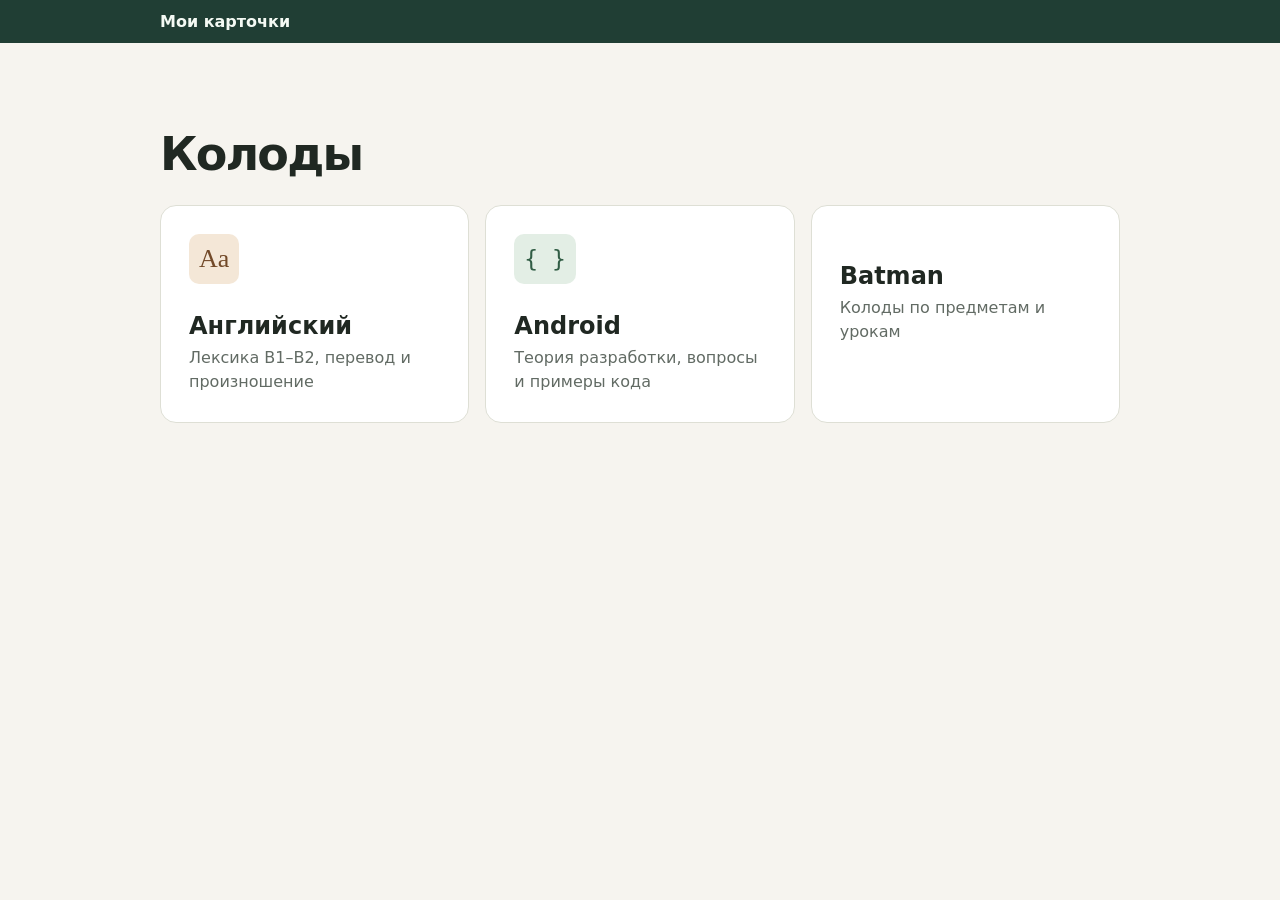
<file: index.html>
<!doctype html>
<html lang="ru">
<head>
  <meta charset="utf-8">
  <meta name="viewport" content="width=device-width, initial-scale=1">
  <title>Мои карточки</title>
  <link rel="stylesheet" href="library.css">
<meta name="theme-color" content="#203e34">
<link rel="manifest" href="app.webmanifest">
<link rel="apple-touch-icon" href="icon-192.png">
<script defer src="register.js"></script>
</head>
<body class="library">
  <div class="library-bar"><span class="library-name">Мои карточки</span></div>
  <main>
    <h1>Колоды</h1>
    <div class="deck-grid">
      <a class="deck-tile" href="eng/flashcards.html">
        <span class="deck-symbol" aria-hidden="true">Aa</span>
        <h2>Английский</h2><p>Лексика B1–B2, перевод и произношение</p>
      </a>
      <a class="deck-tile" href="android/flashcards.html">
        <span class="deck-symbol code" aria-hidden="true">{ }</span>
        <h2>Android</h2><p>Теория разработки, вопросы и примеры кода</p>
      </a>
      <a class="deck-tile" href="ivan/index.html"><h2>Batman</h2><p>Колоды по предметам и урокам</p></a>
    </div>
  </main>
</body>
</html>
</file>
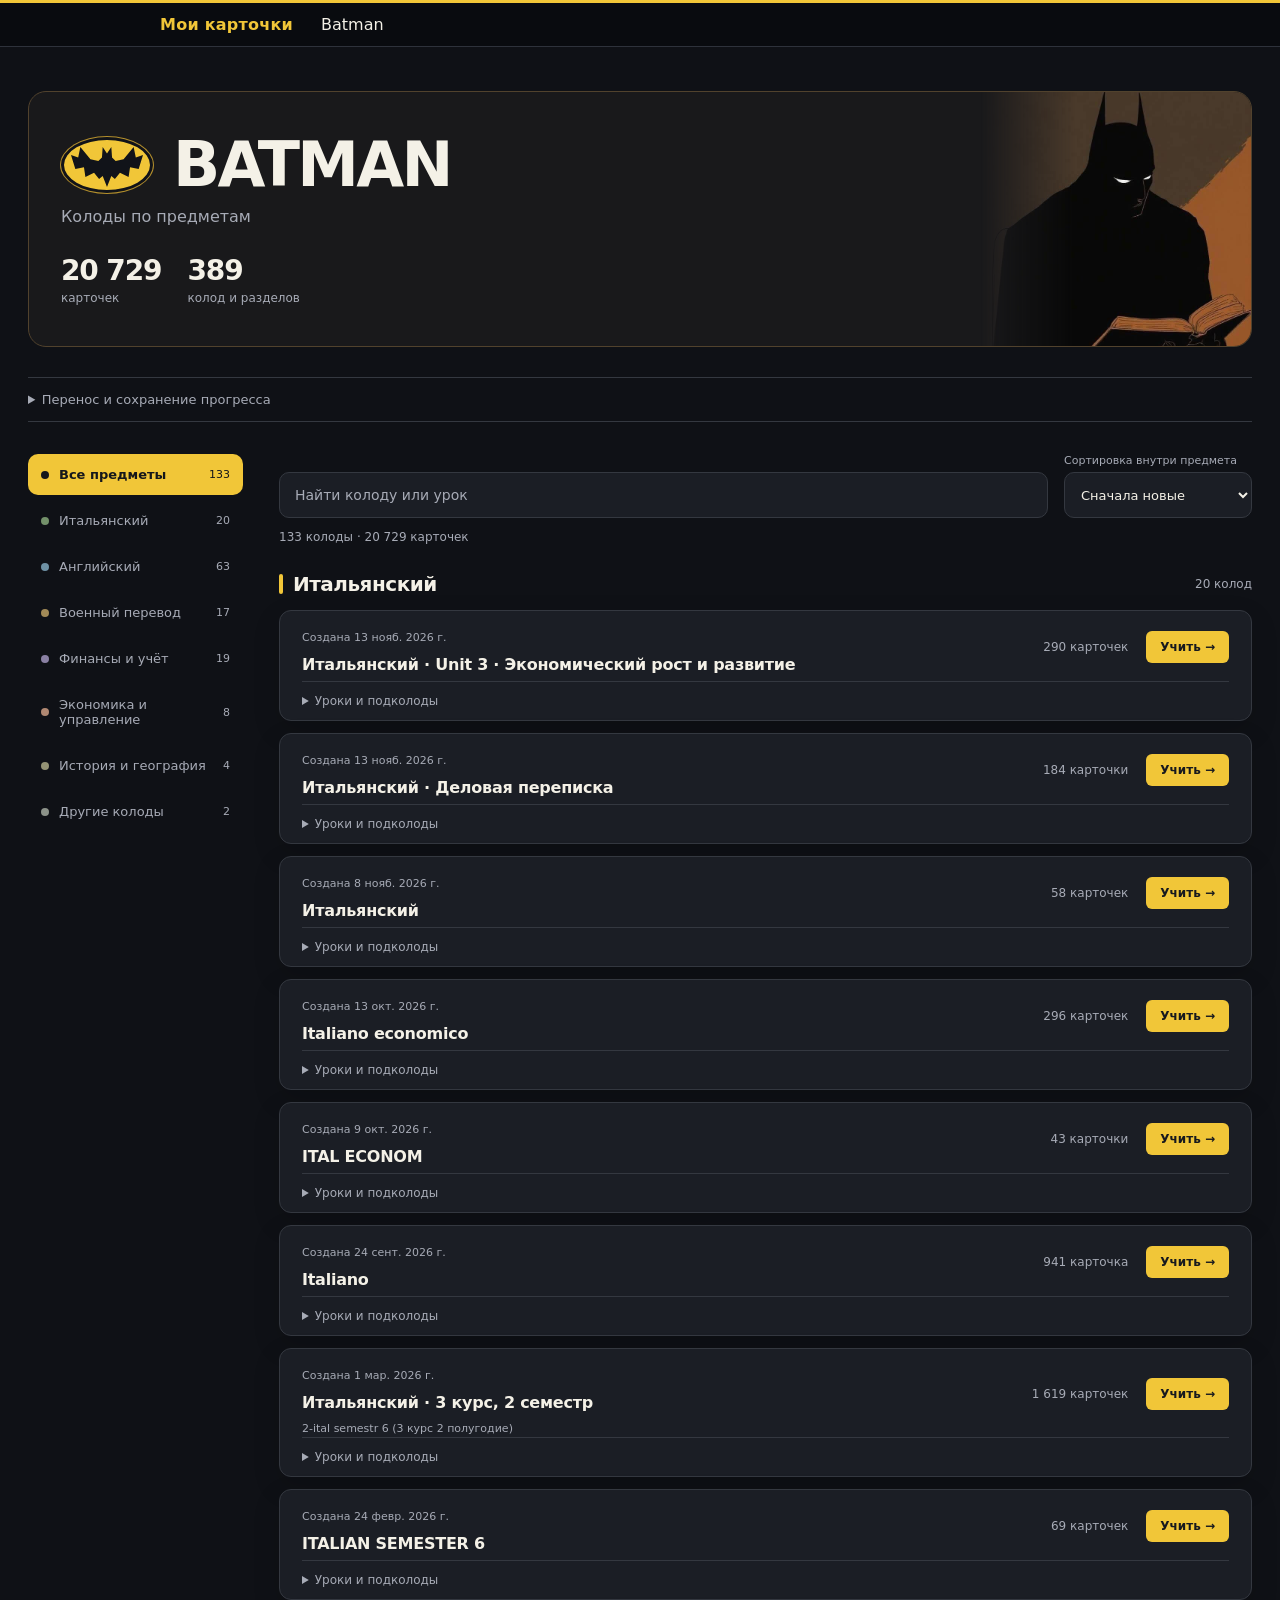
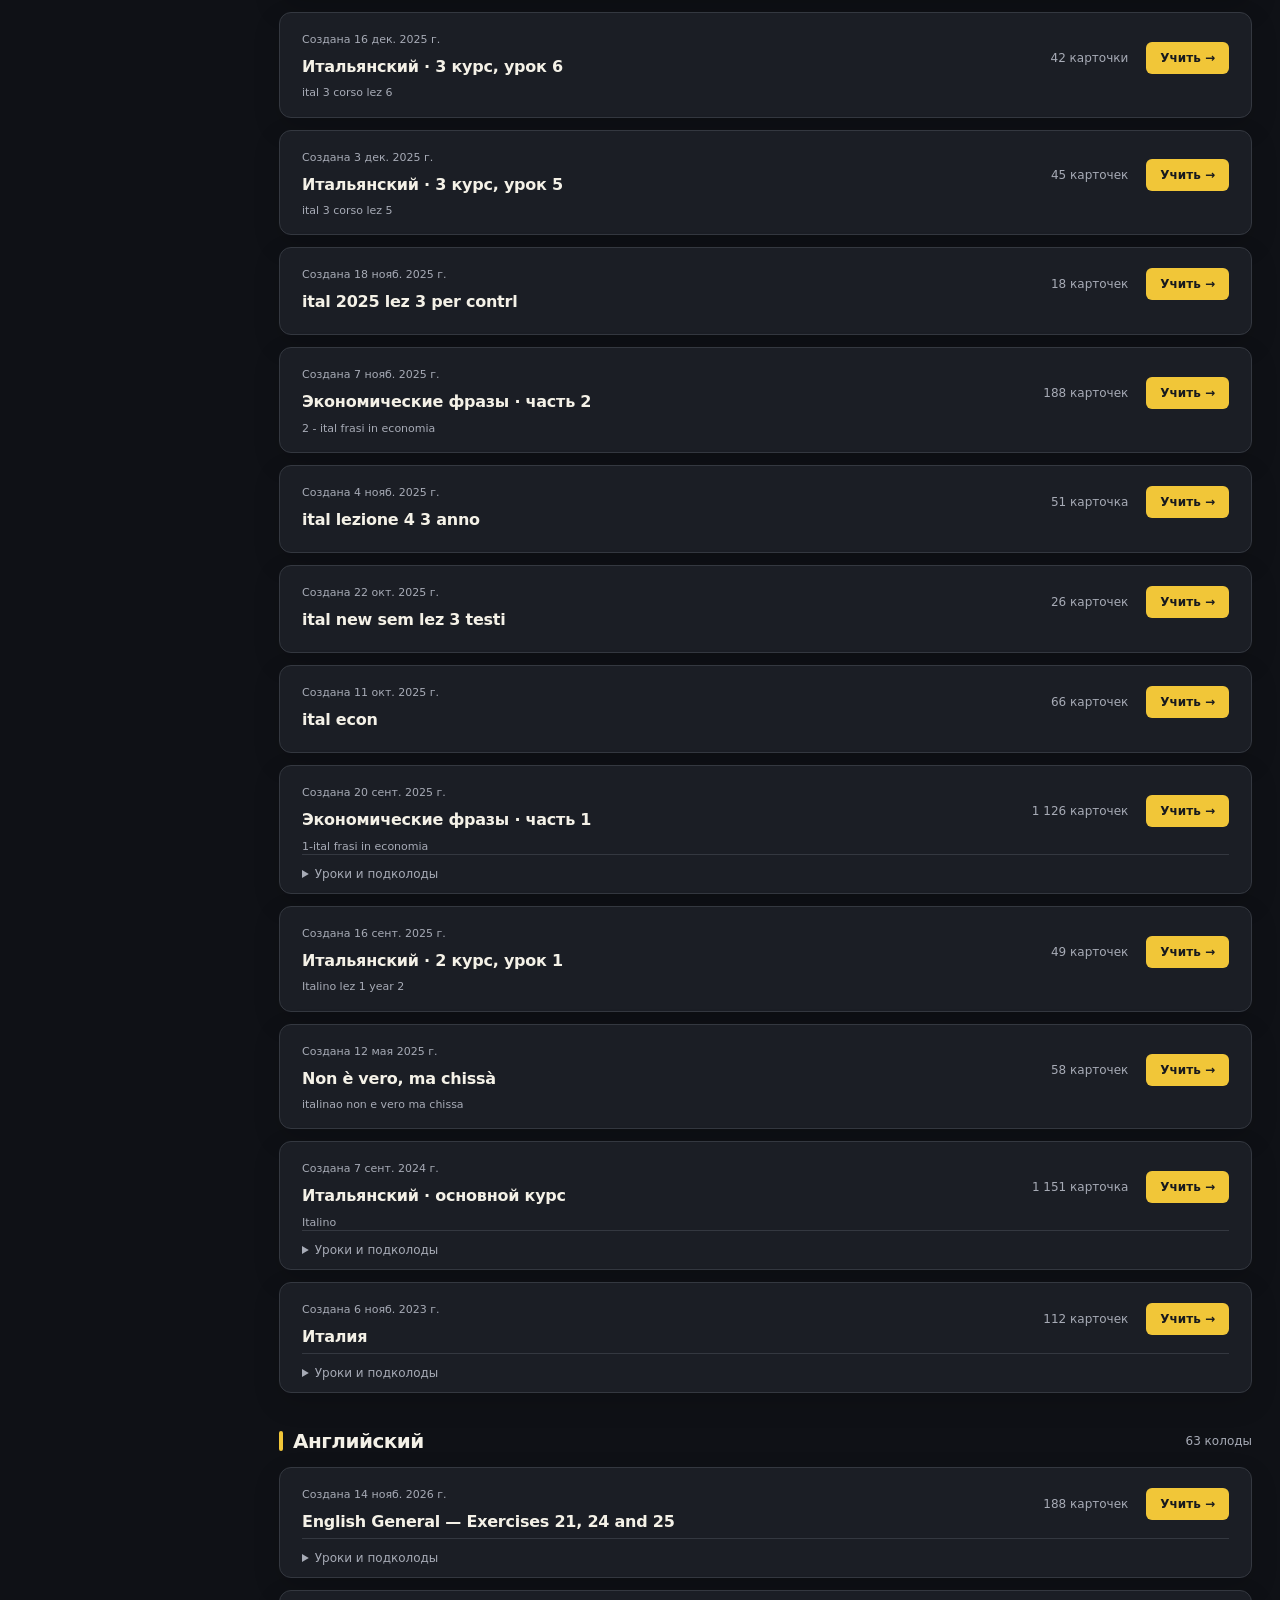
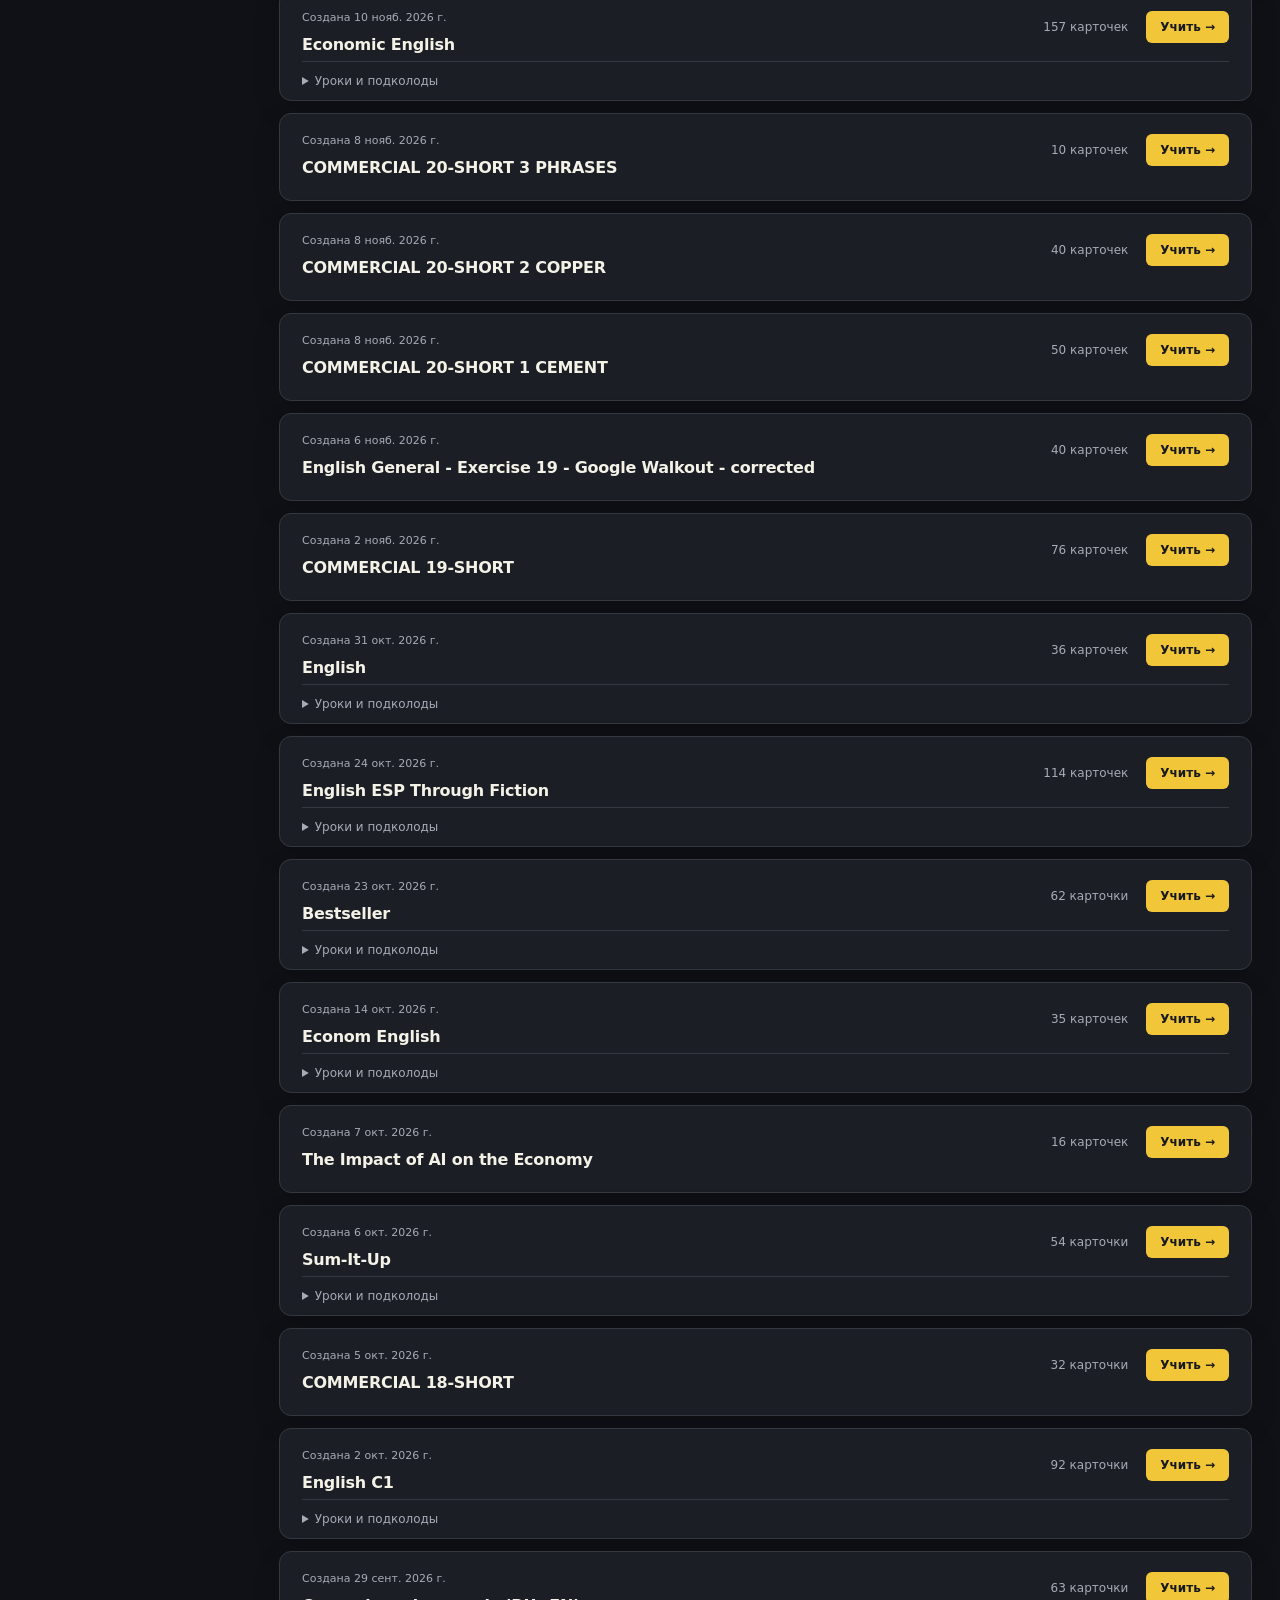
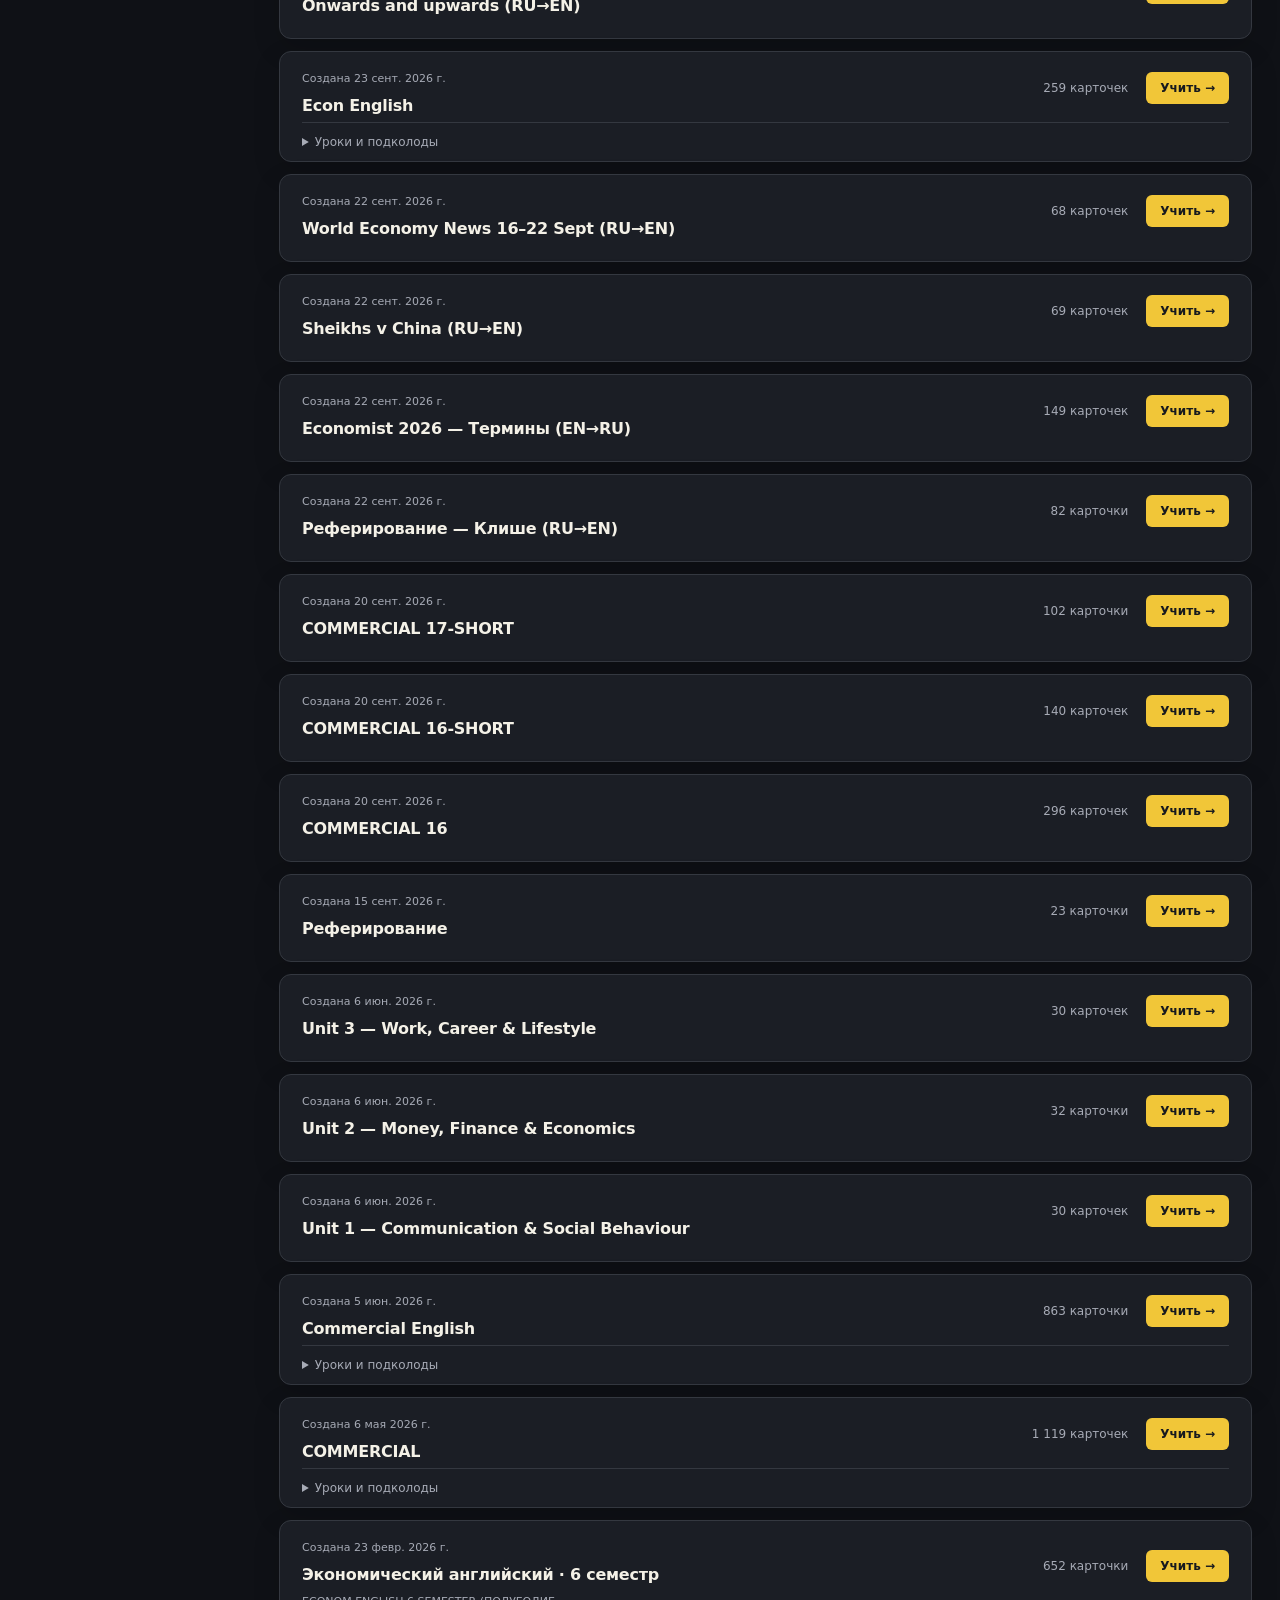
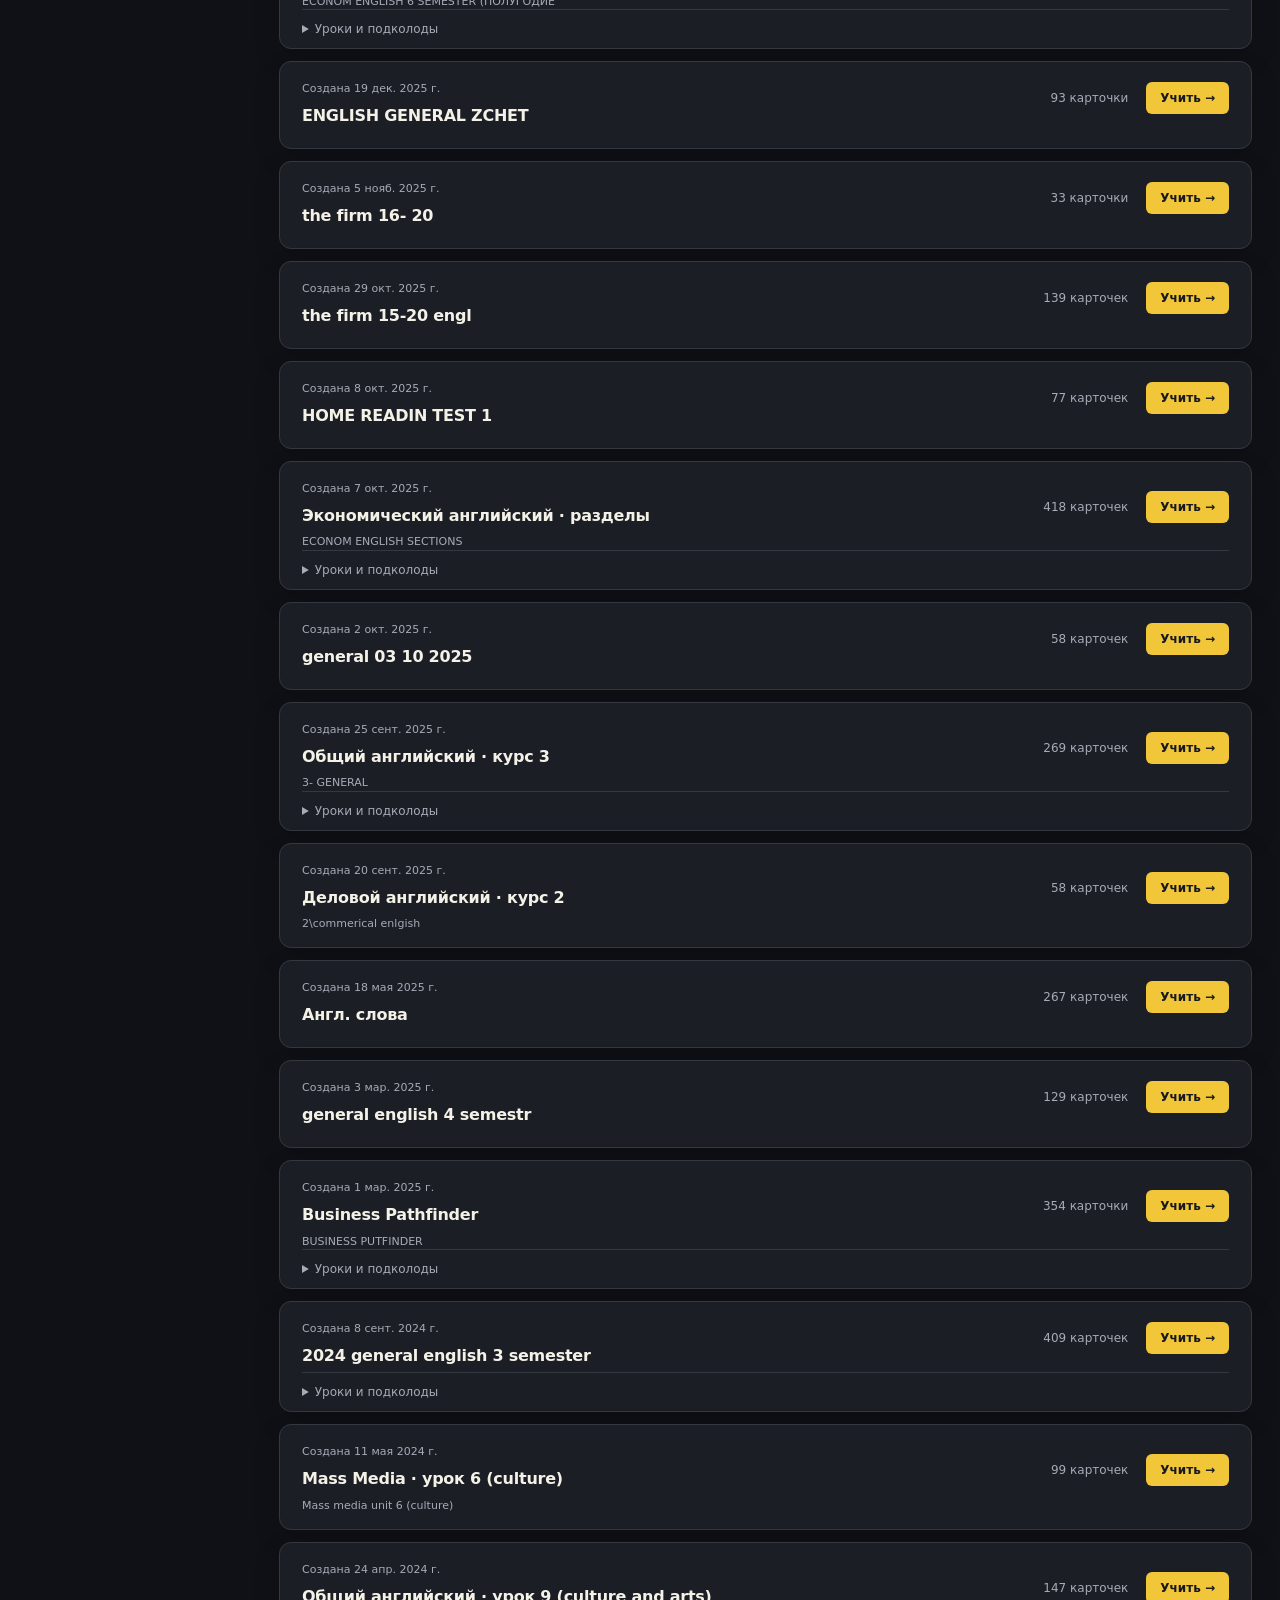
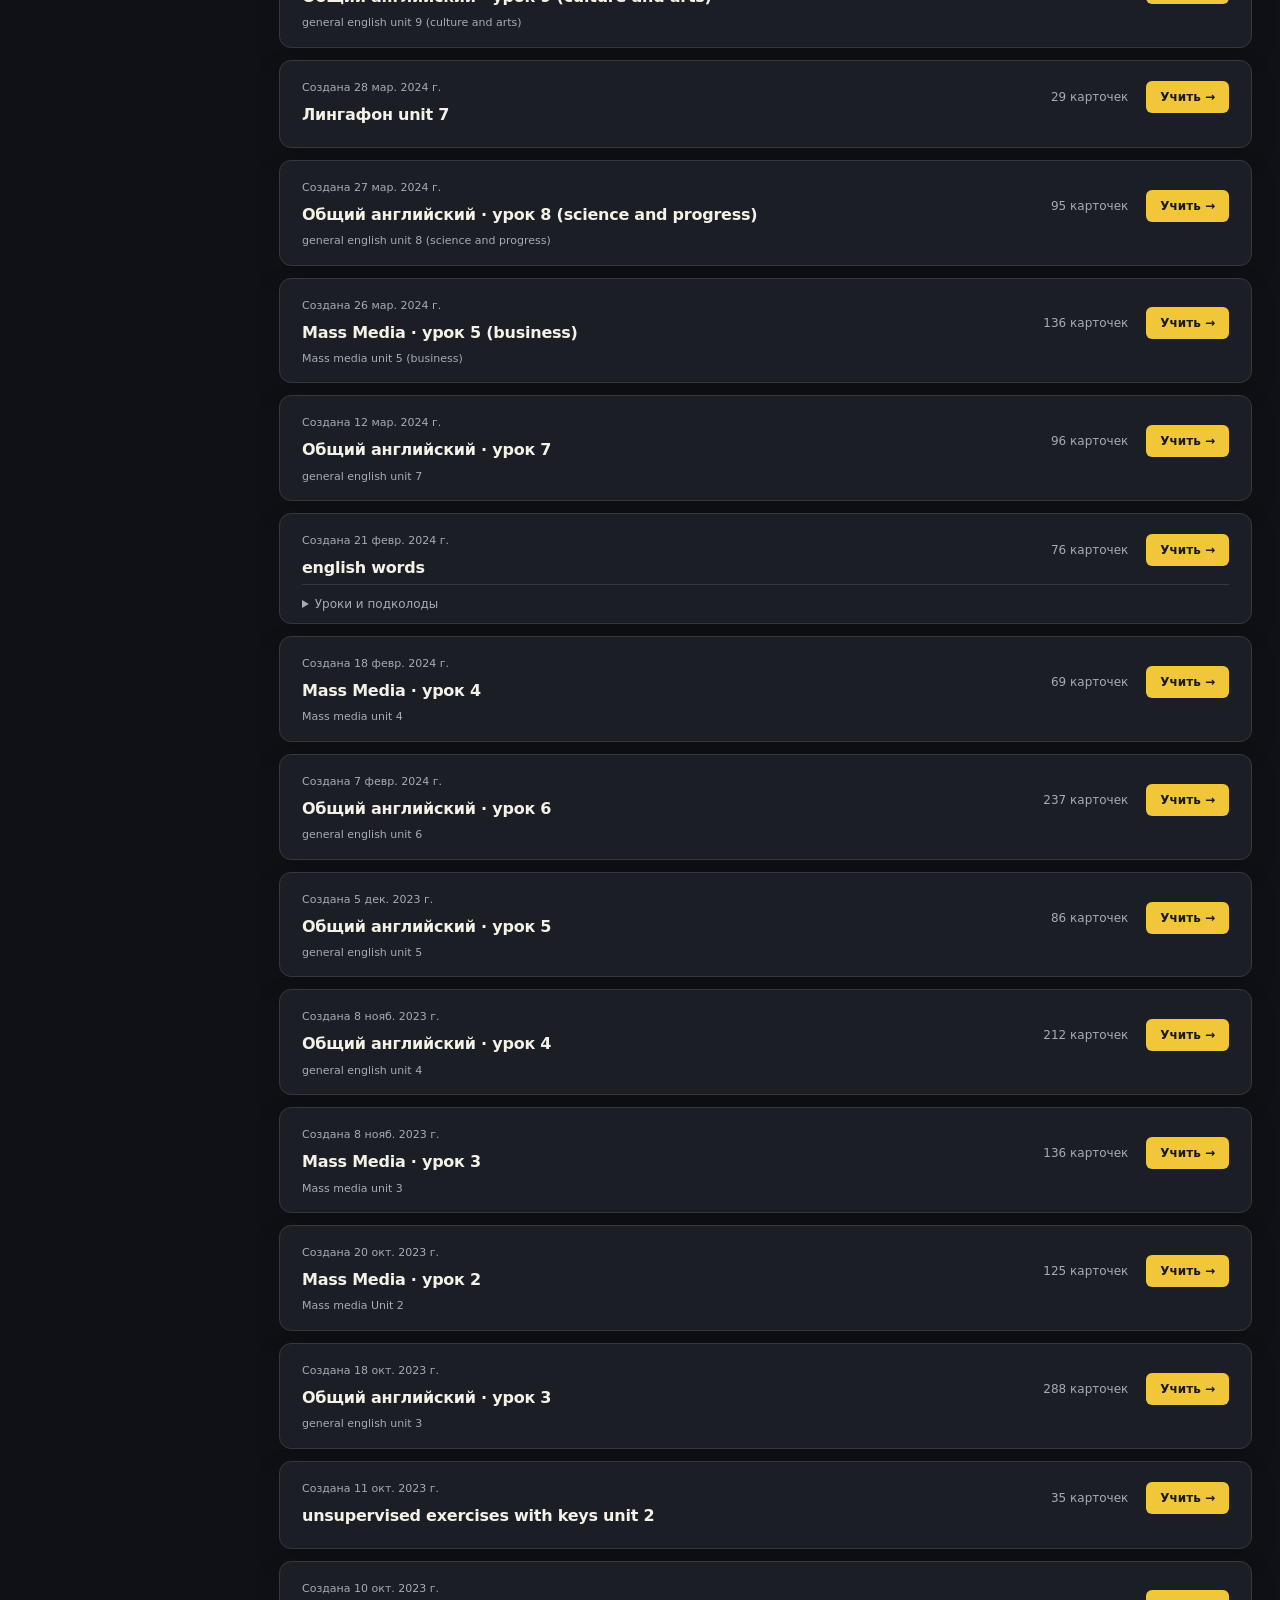
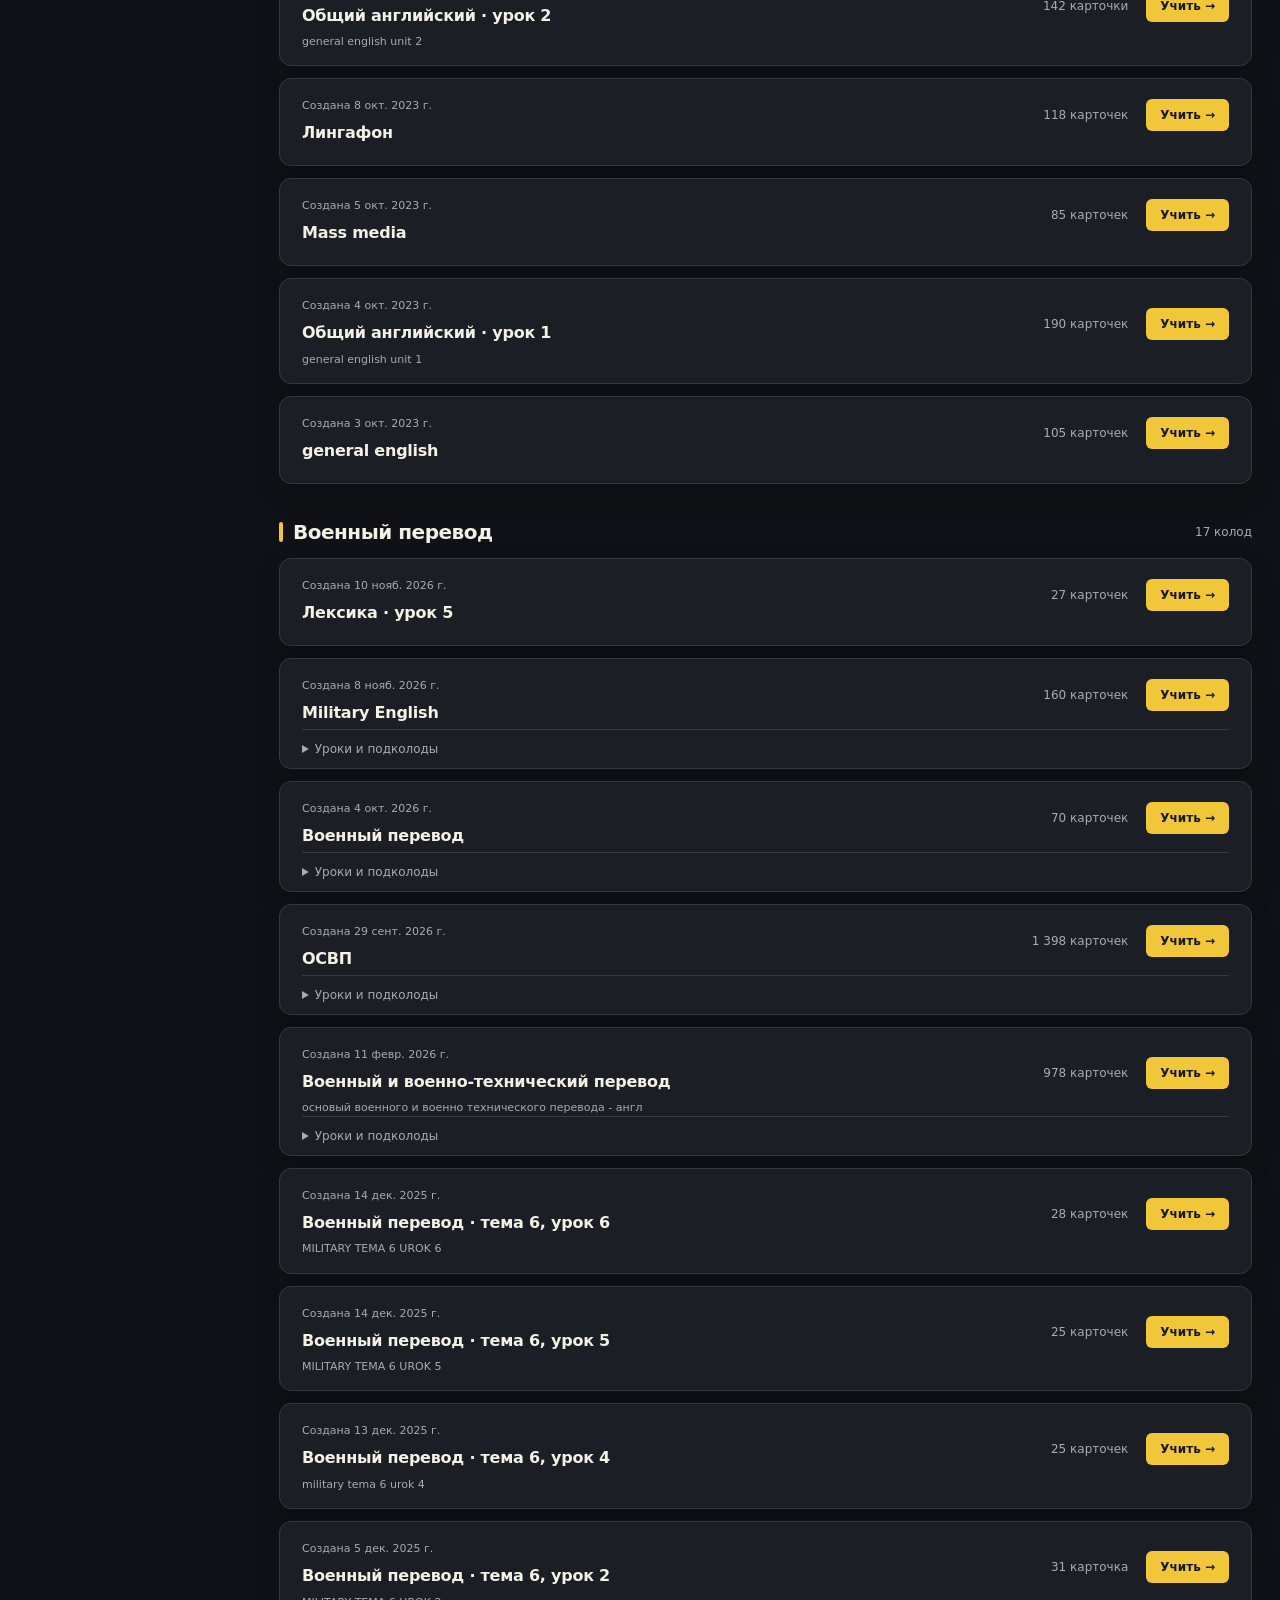
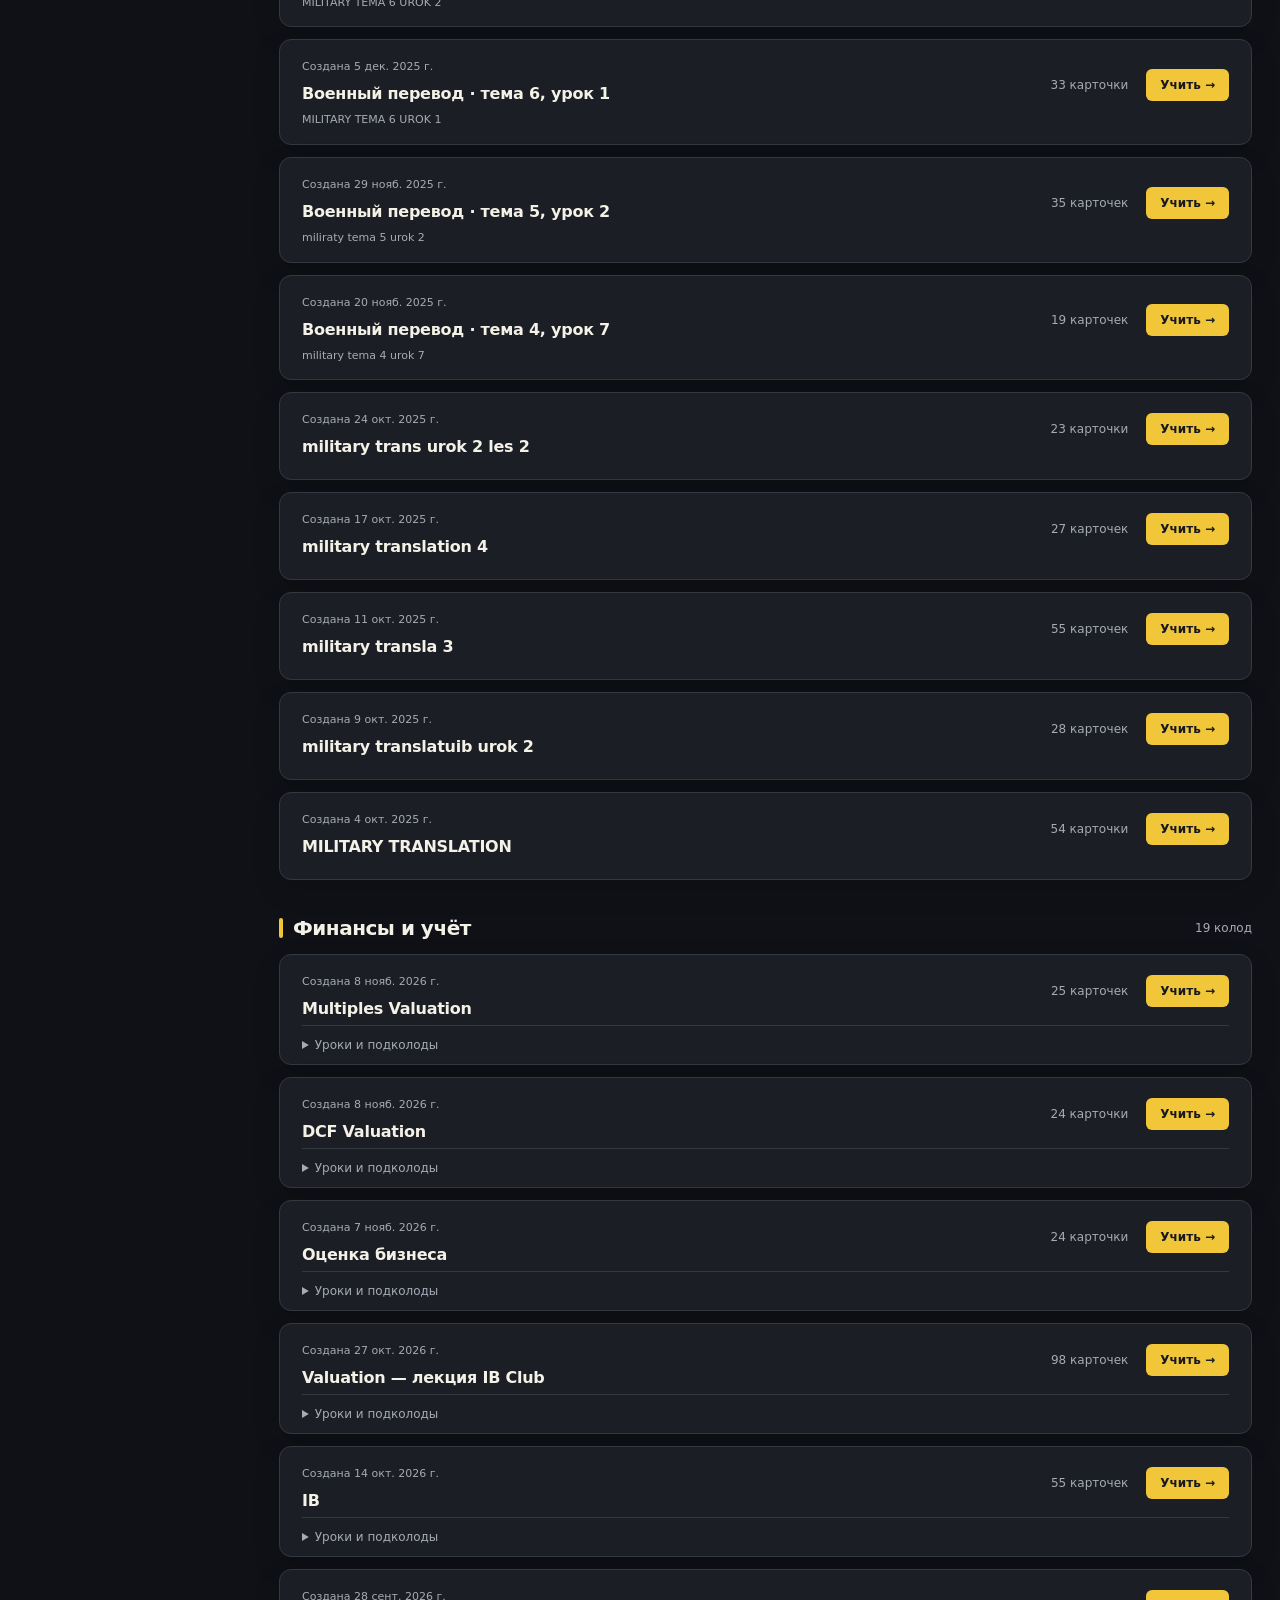
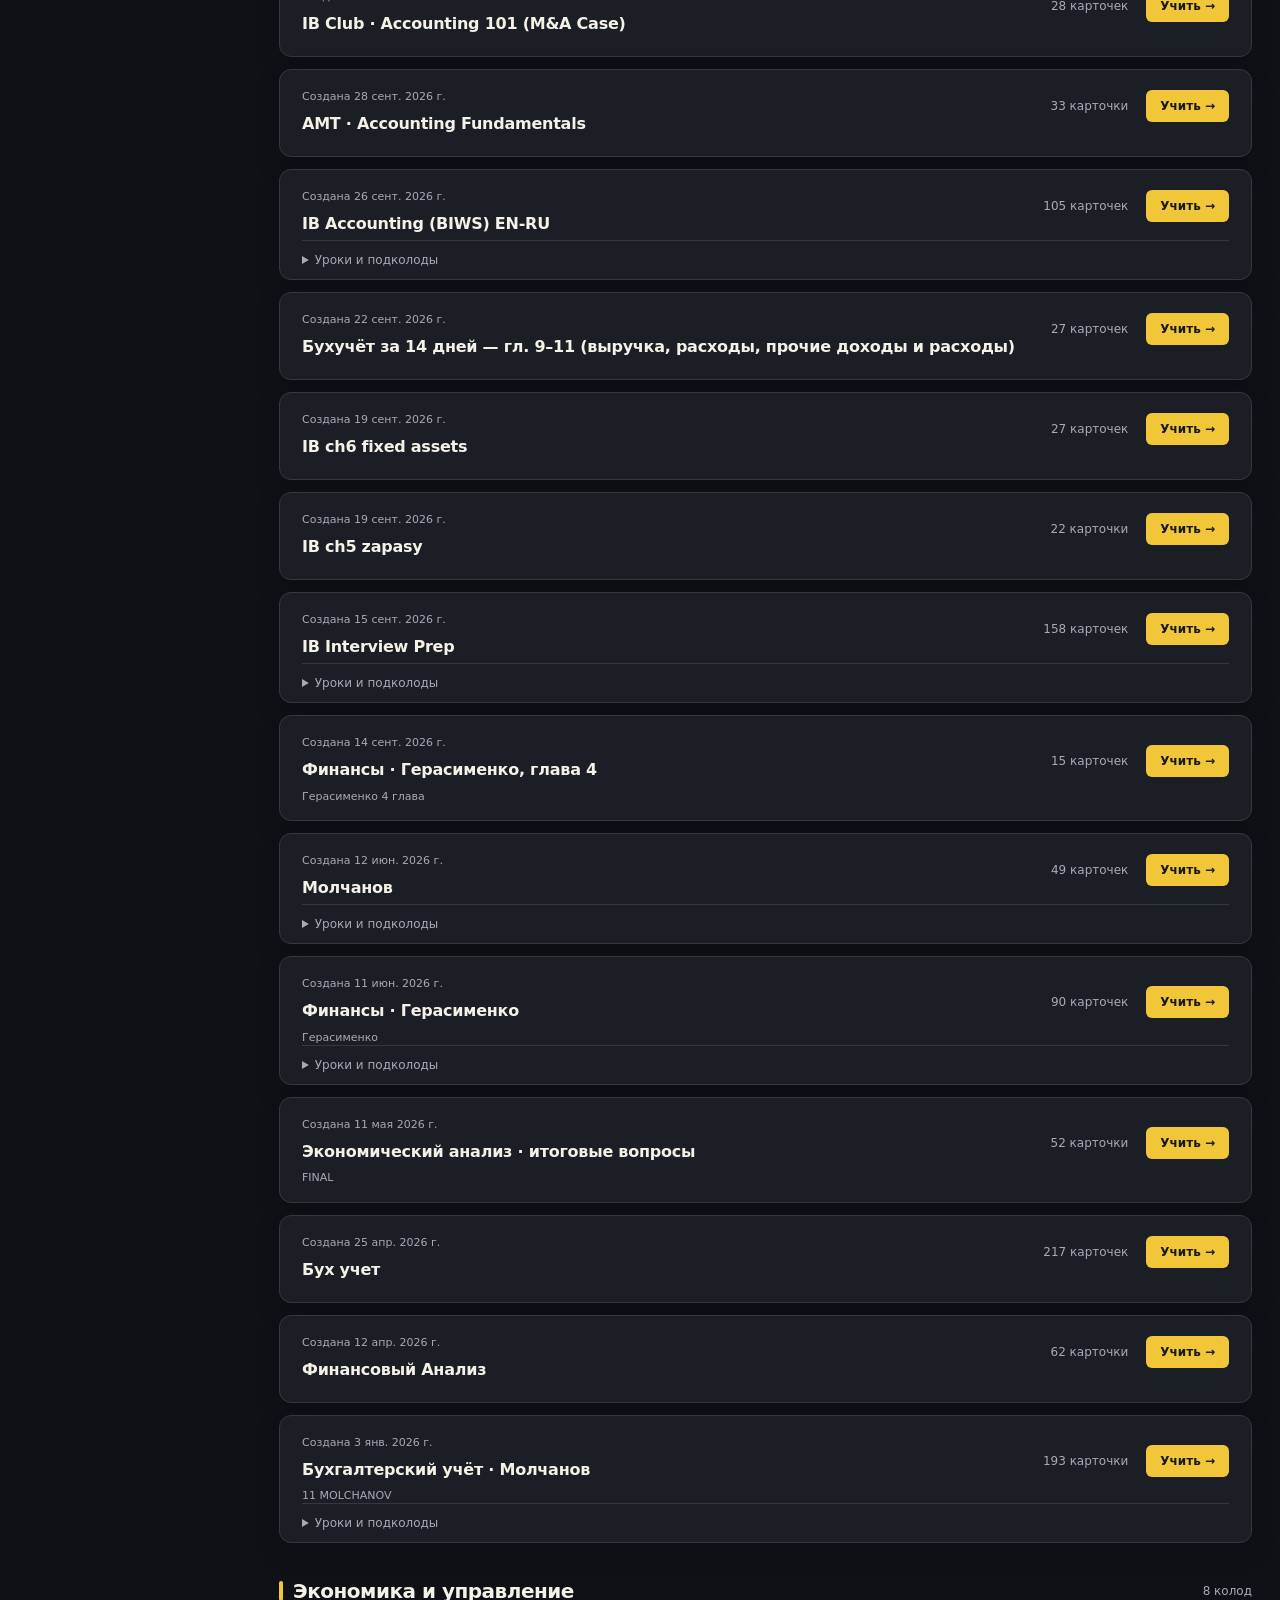
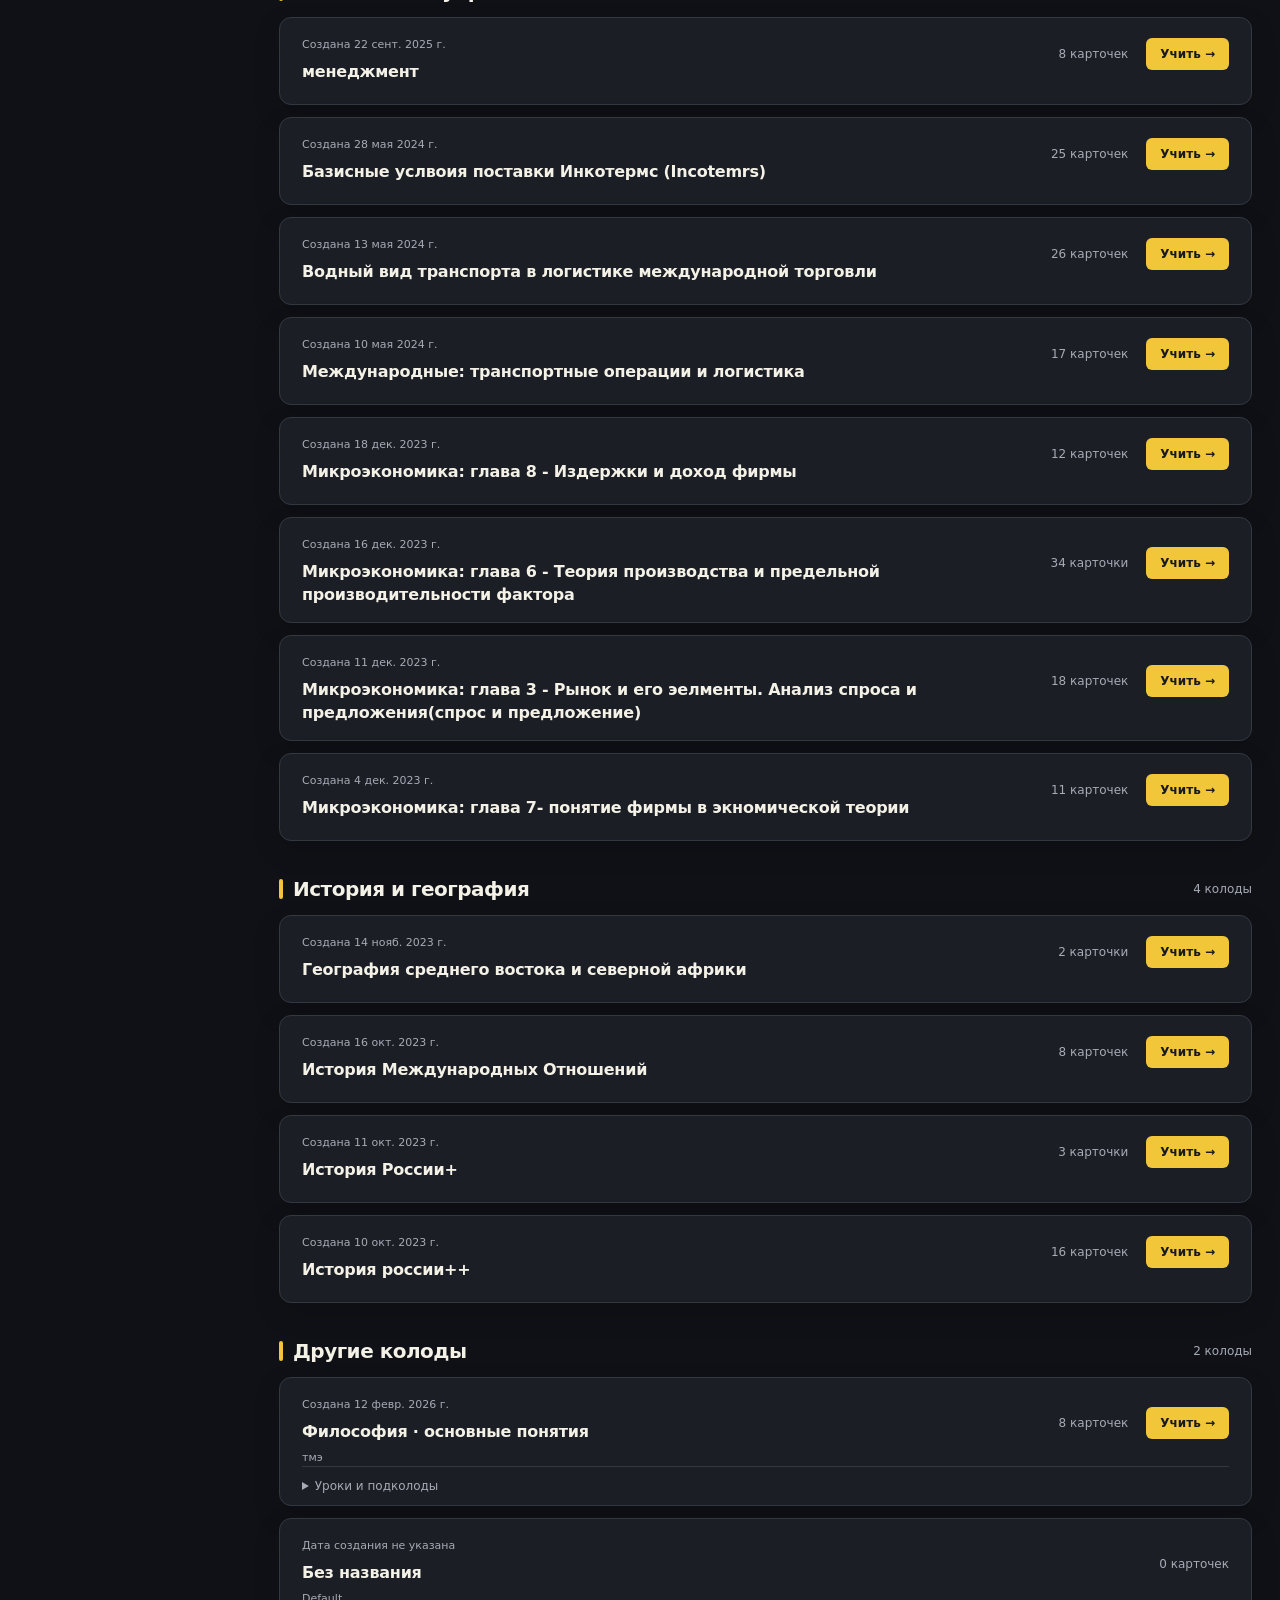
<file: ivan/index.html>
<!doctype html>
<html lang="ru">
<head>
  <meta charset="utf-8">
  <meta name="viewport" content="width=device-width, initial-scale=1">
  <meta name="theme-color" content="#0f1116">
  <title>Колоды Batman</title>
  <link rel="stylesheet" href="../library.css">
  <link rel="stylesheet" href="batman-theme.css">
  <link rel="stylesheet" href="catalog.css">
  <script defer src="../register.js"></script>
  <script defer src="catalog.js"></script>
</head>
<body class="library batman-library">
  <div class="library-bar"><a class="library-name" href="../index.html">Мои карточки</a><span>Batman</span></div>
  <main>
    <header class="catalog-hero">
      <img class="hero-art" src="art/reading.png" alt="" width="720" height="900" fetchpriority="high">
      <div>
        <div class="hero-title"><span class="bat-emblem" aria-hidden="true"></span><h1>Batman</h1></div>
        <p class="hero-caption">Колоды по предметам</p>
      </div>
      <div class="catalog-total" id="catalogTotals">Загрузка каталога…</div>
    </header>
    <details class="progress-panel">
      <summary>Перенос и сохранение прогресса</summary>
      <p>Для первого переноса выбери ivan-progress.json. Затем открывай колоды под своим Google-аккаунтом для синхронизации.</p>
      <div class="ivan-tools">
        <label class="btn">Загрузить прогресс Anki<input id="progressImport" type="file" accept=".json" hidden disabled></label>
        <button class="btn" id="progressExport" disabled>Скачать прогресс всех колод</button>
      </div>
      <p id="catalogStatus" role="status"></p>
    </details>
    <div class="catalog-layout">
      <aside class="subject-sidebar">
        <nav id="subjectNav" aria-label="Предметы"></nav>
      </aside>
      <div class="catalog-content">
        <div class="catalog-toolbar">
          <input id="deckSearch" type="search" placeholder="Найти колоду или урок" aria-label="Поиск колоды">
          <label class="sort-field">Сортировка внутри предмета
            <select id="deckSort">
              <option value="newest">Сначала новые</option>
              <option value="oldest">Сначала старые</option>
              <option value="title">По названию</option>
            </select>
          </label>
        </div>
        <p id="catalogResults" class="catalog-results" role="status"></p>
        <div id="deckCatalog"></div>
      </div>
    </div>
  </main>
</body>
</html>
</file>
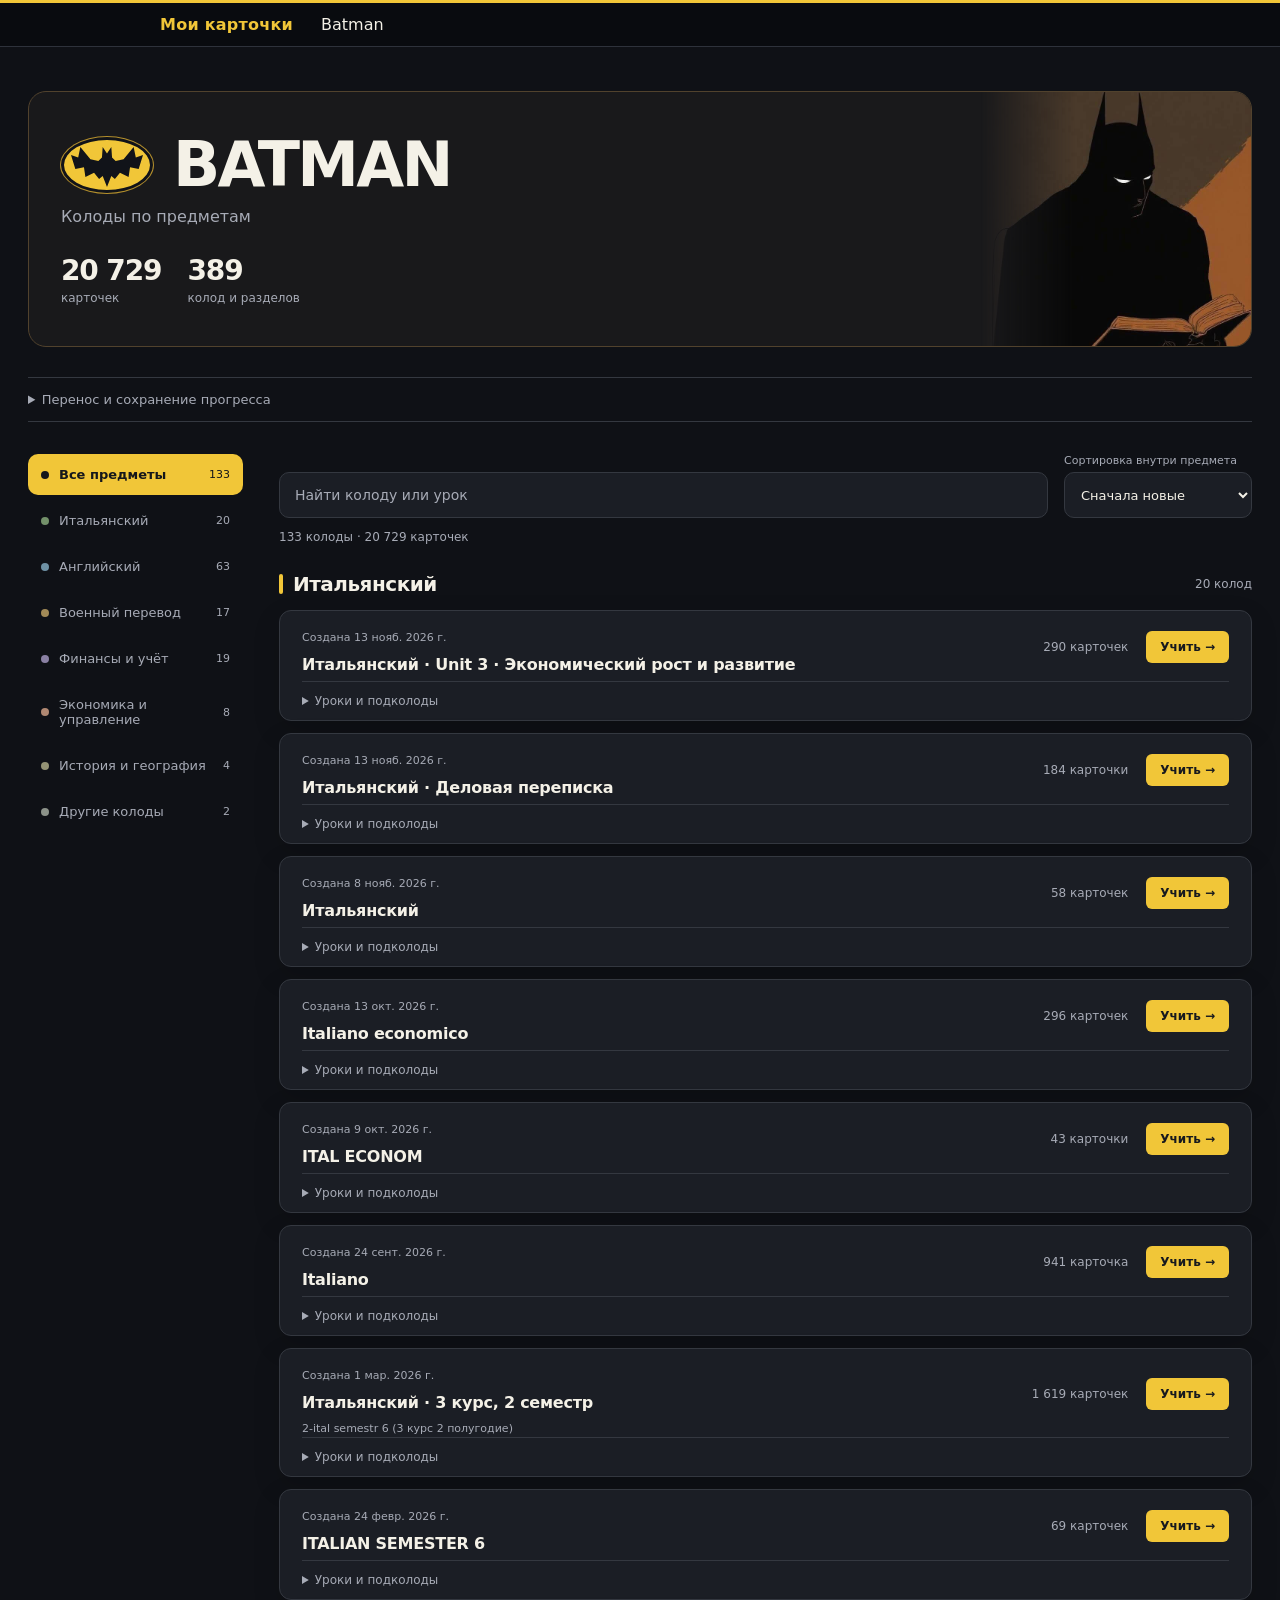
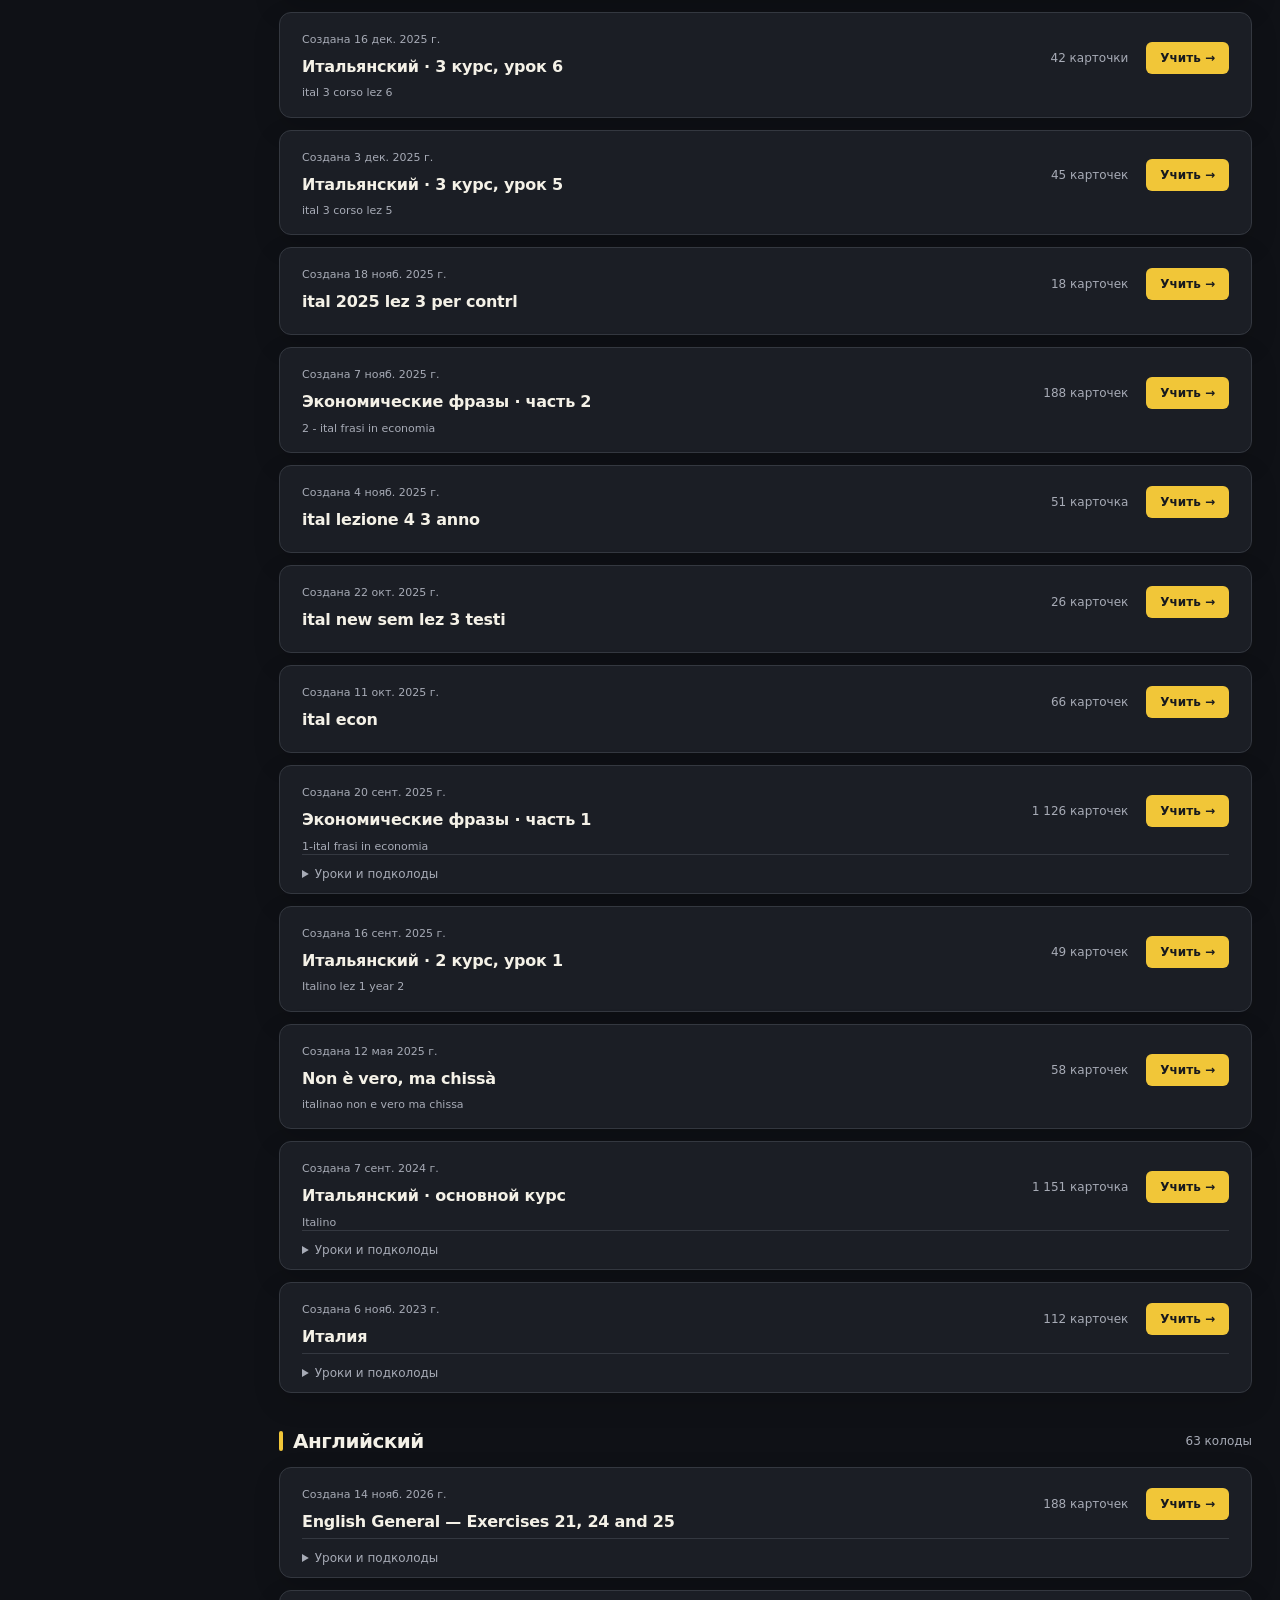
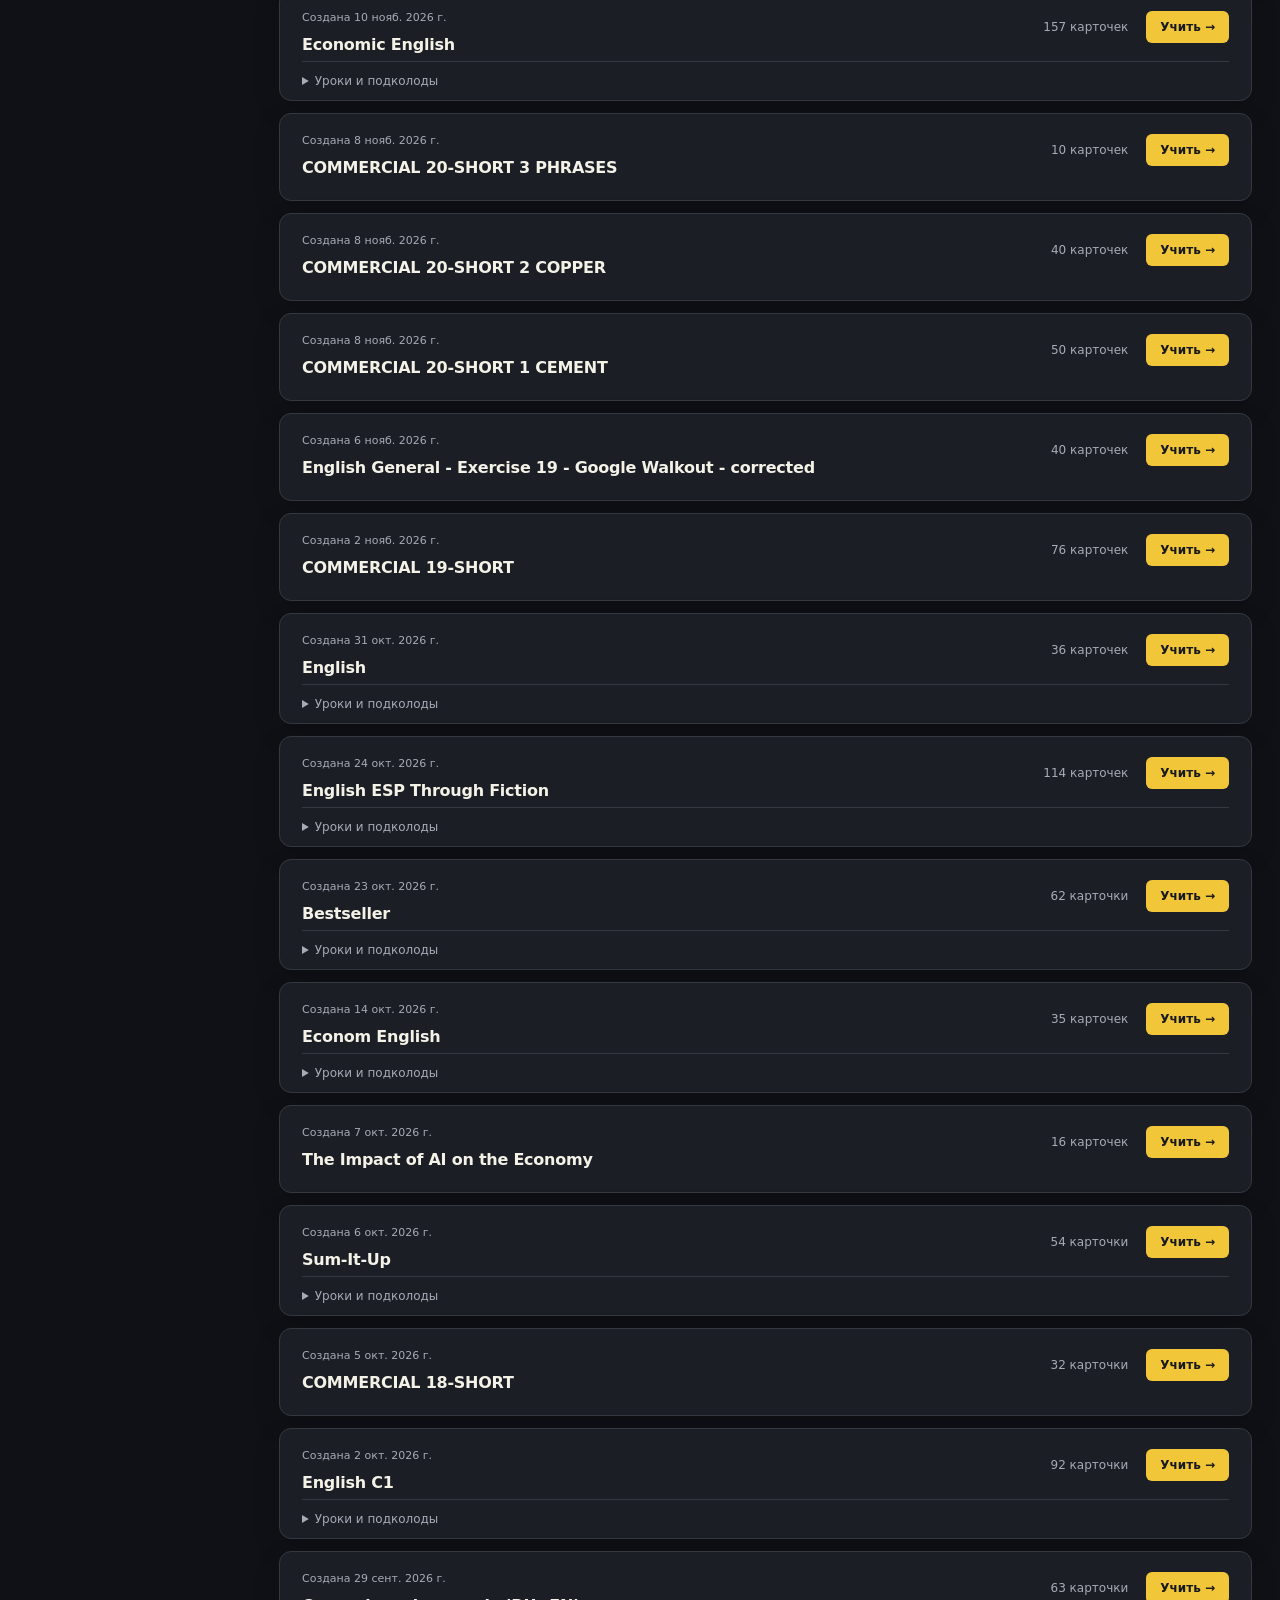
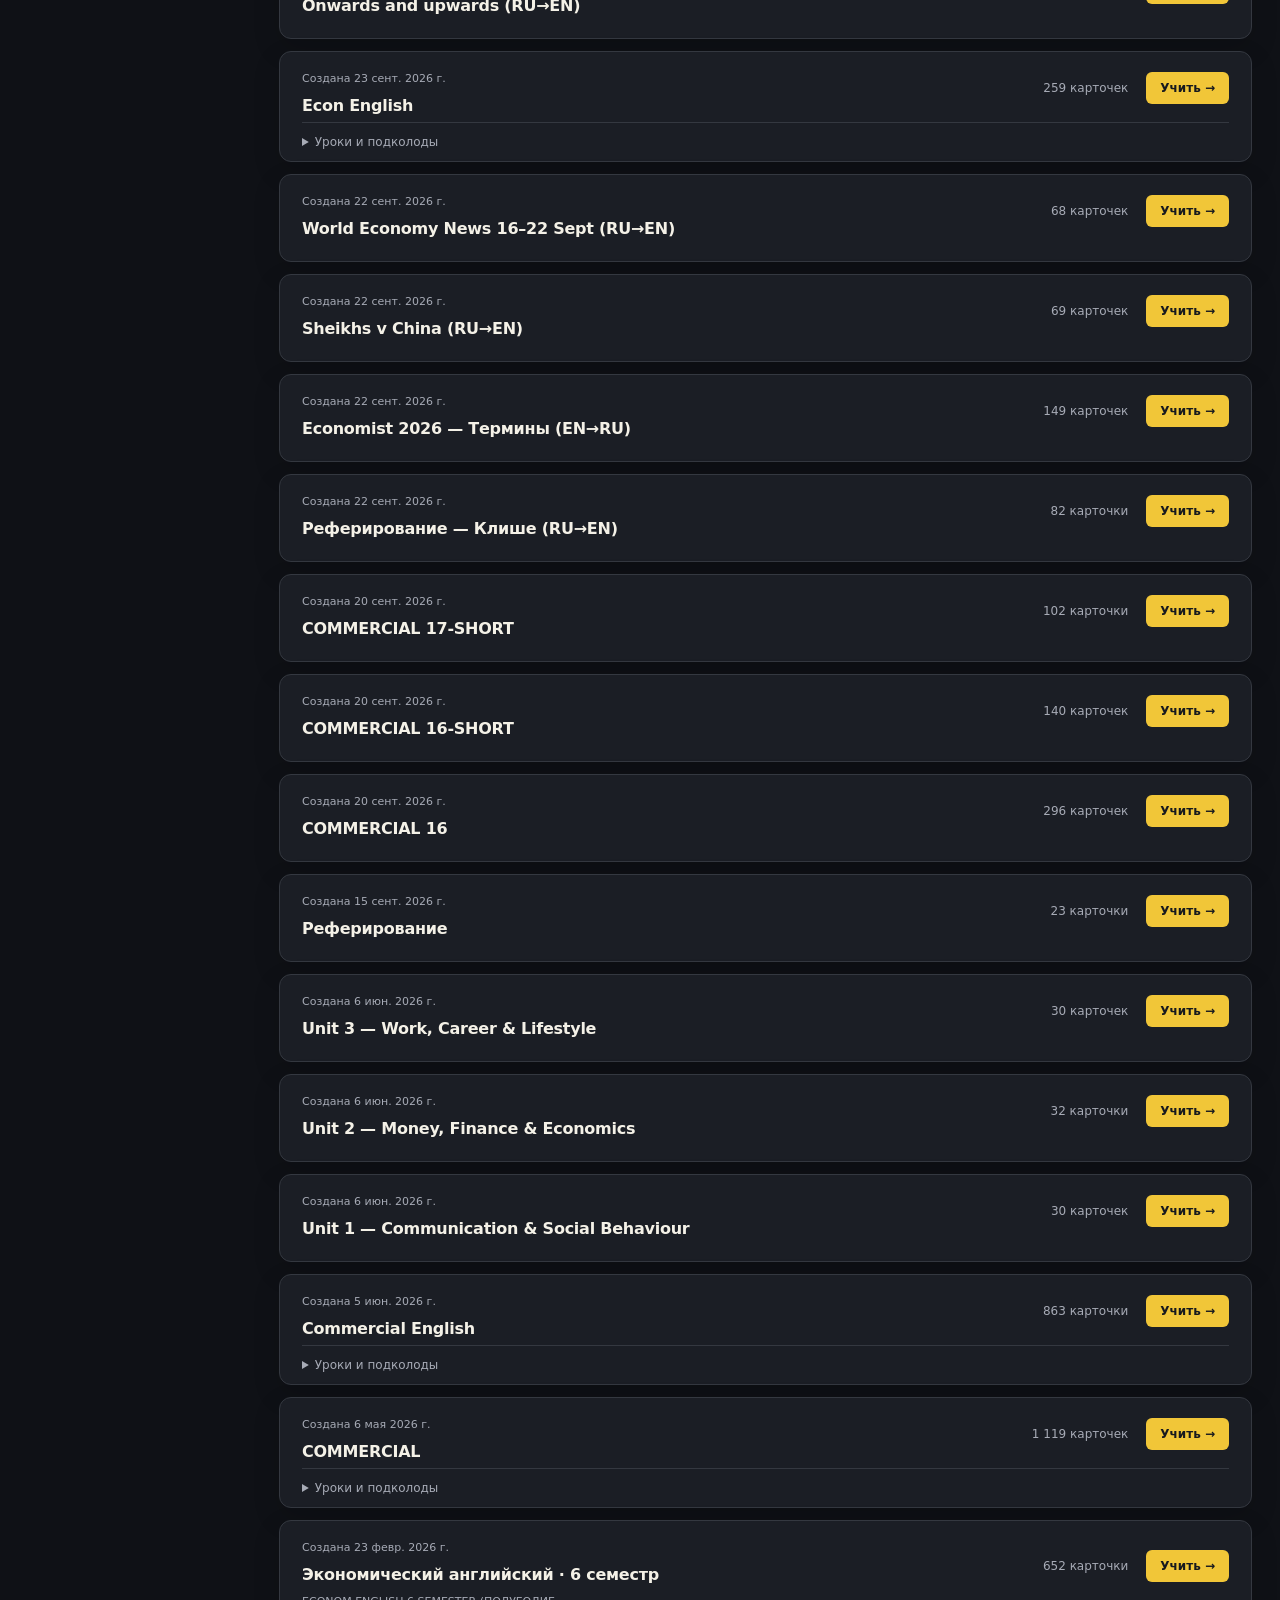
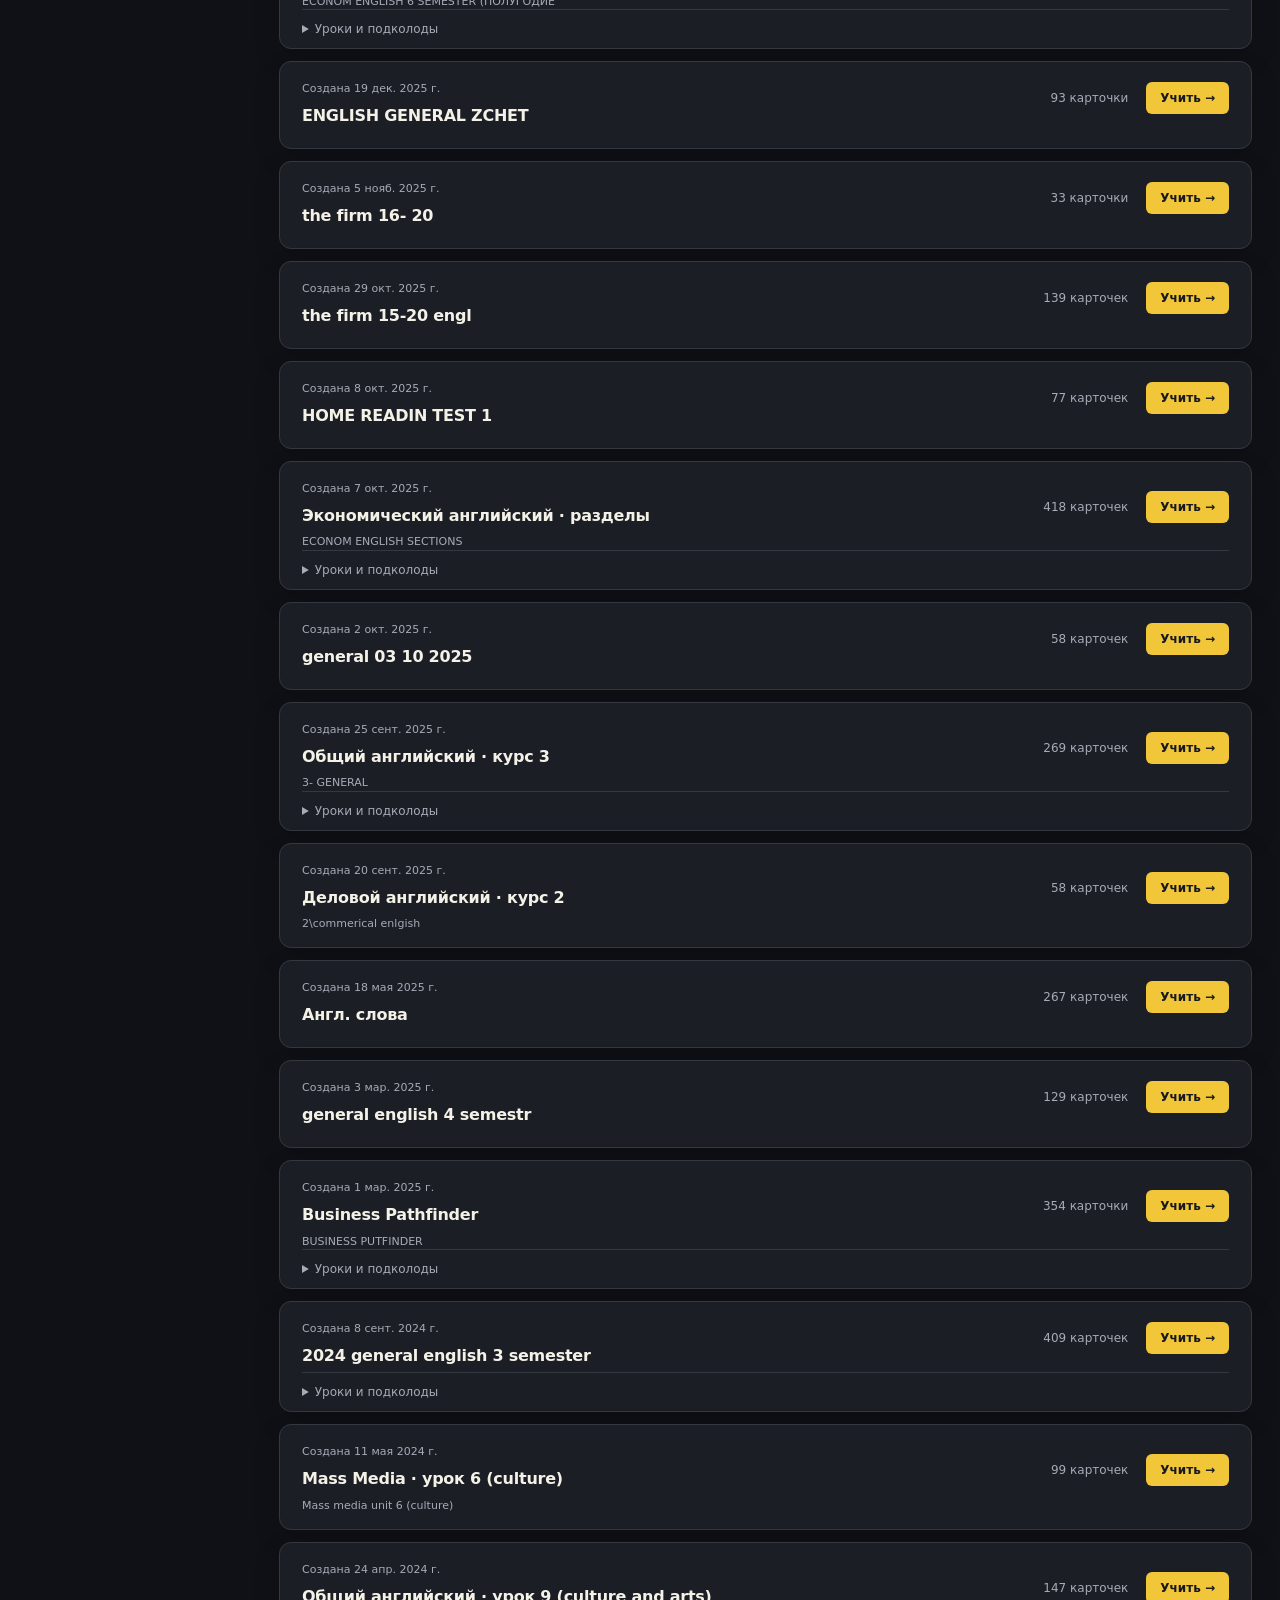
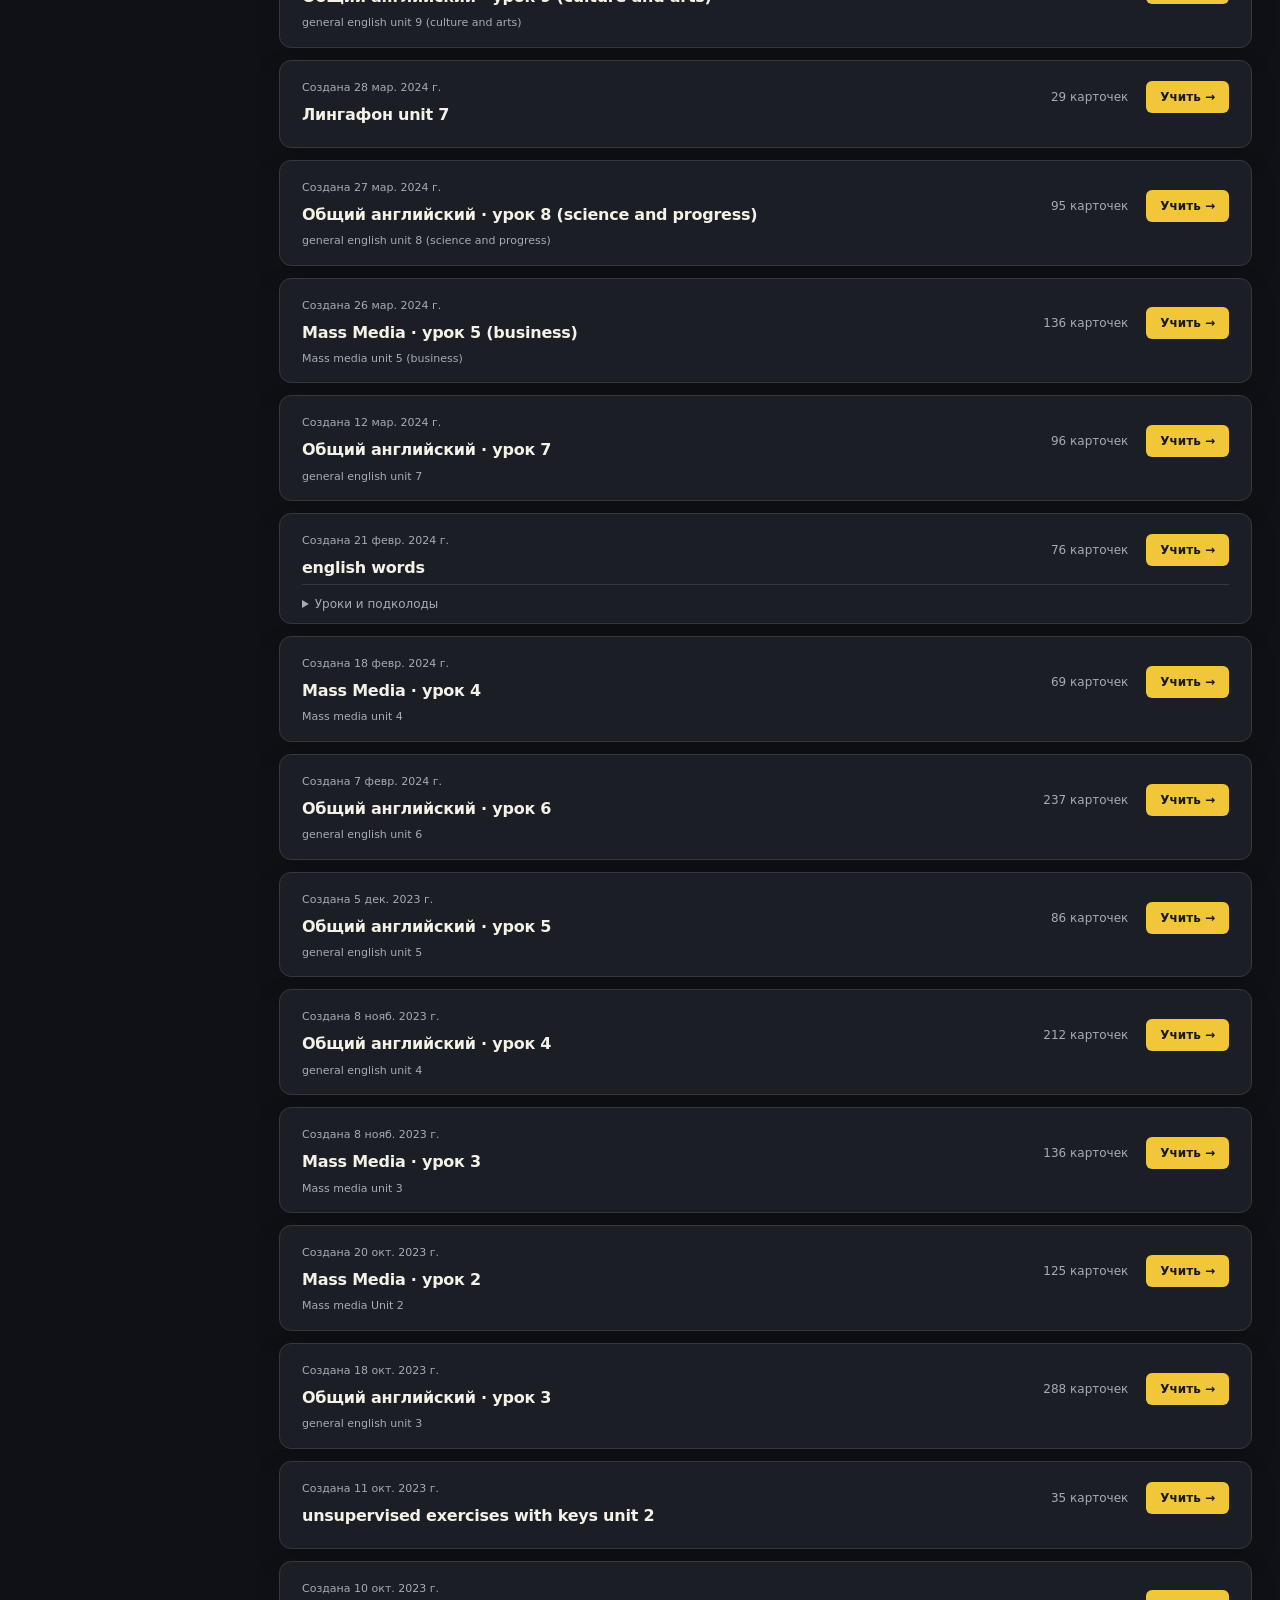
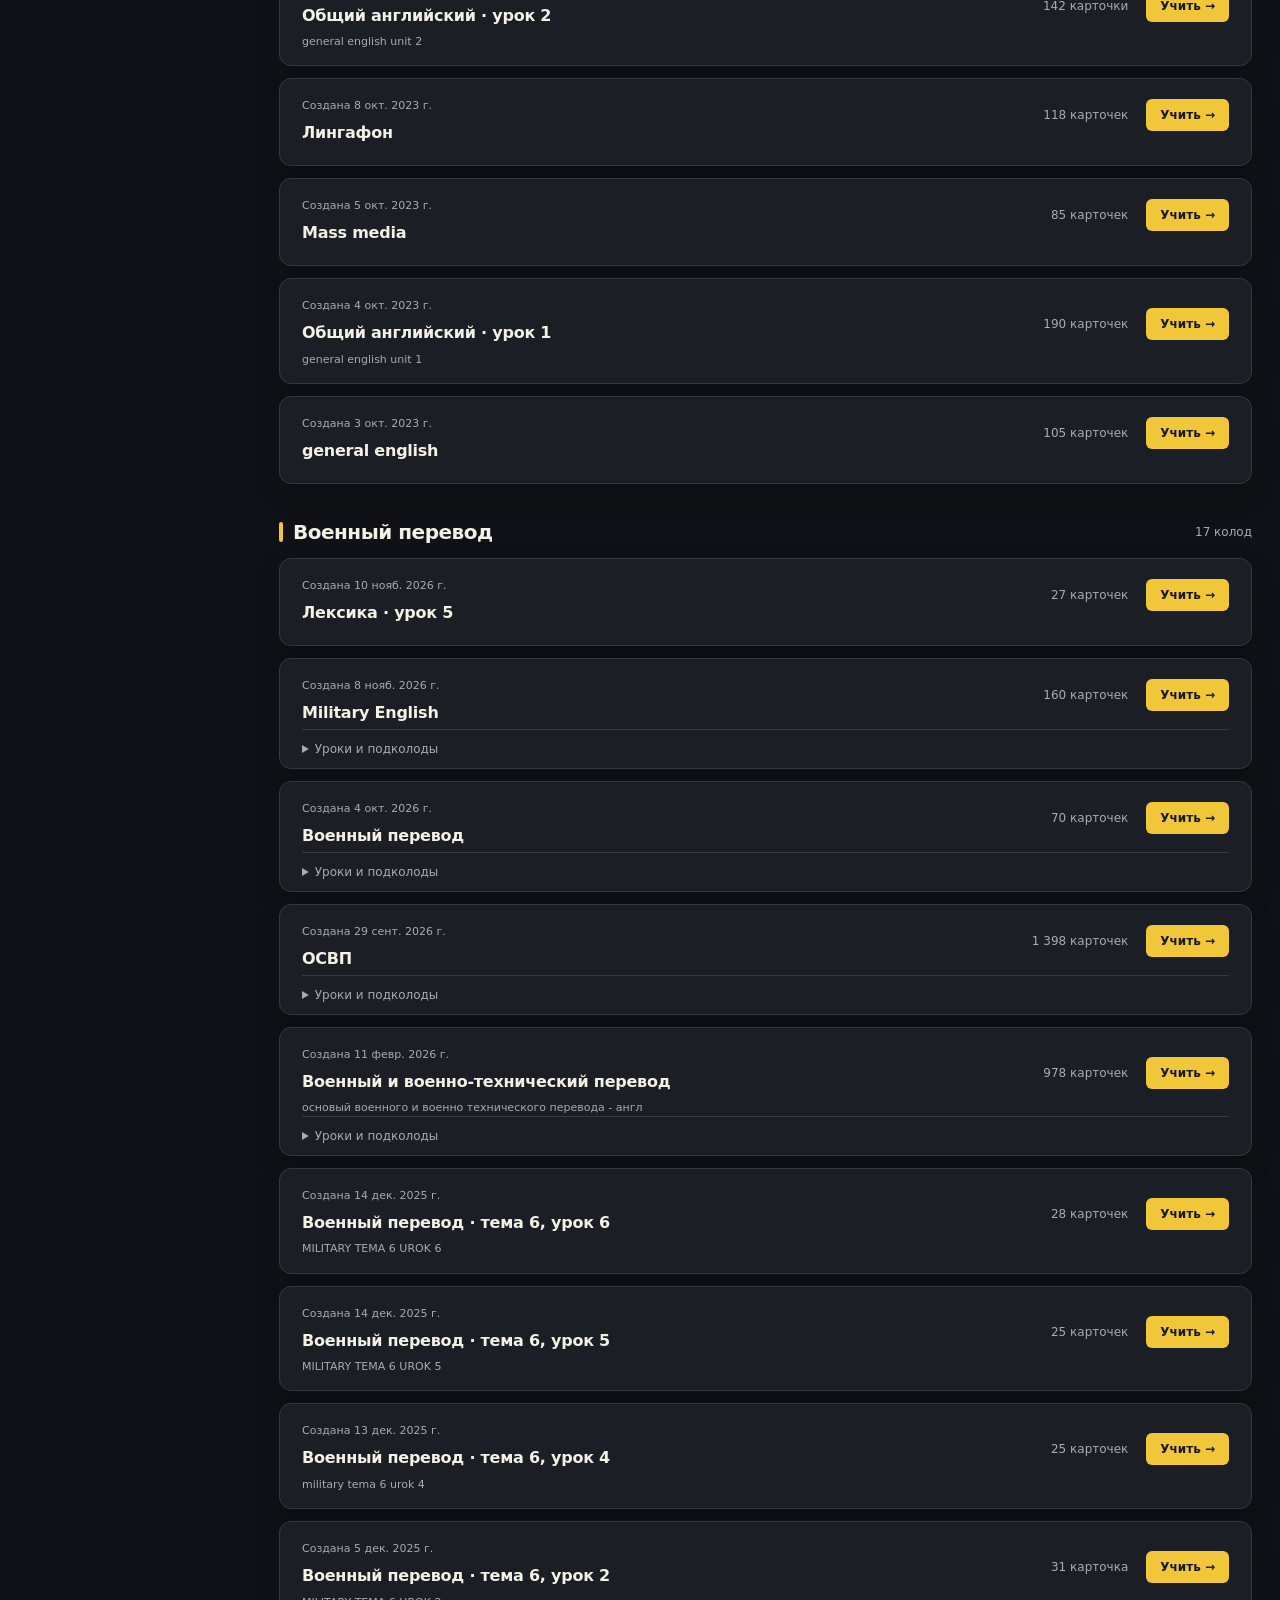
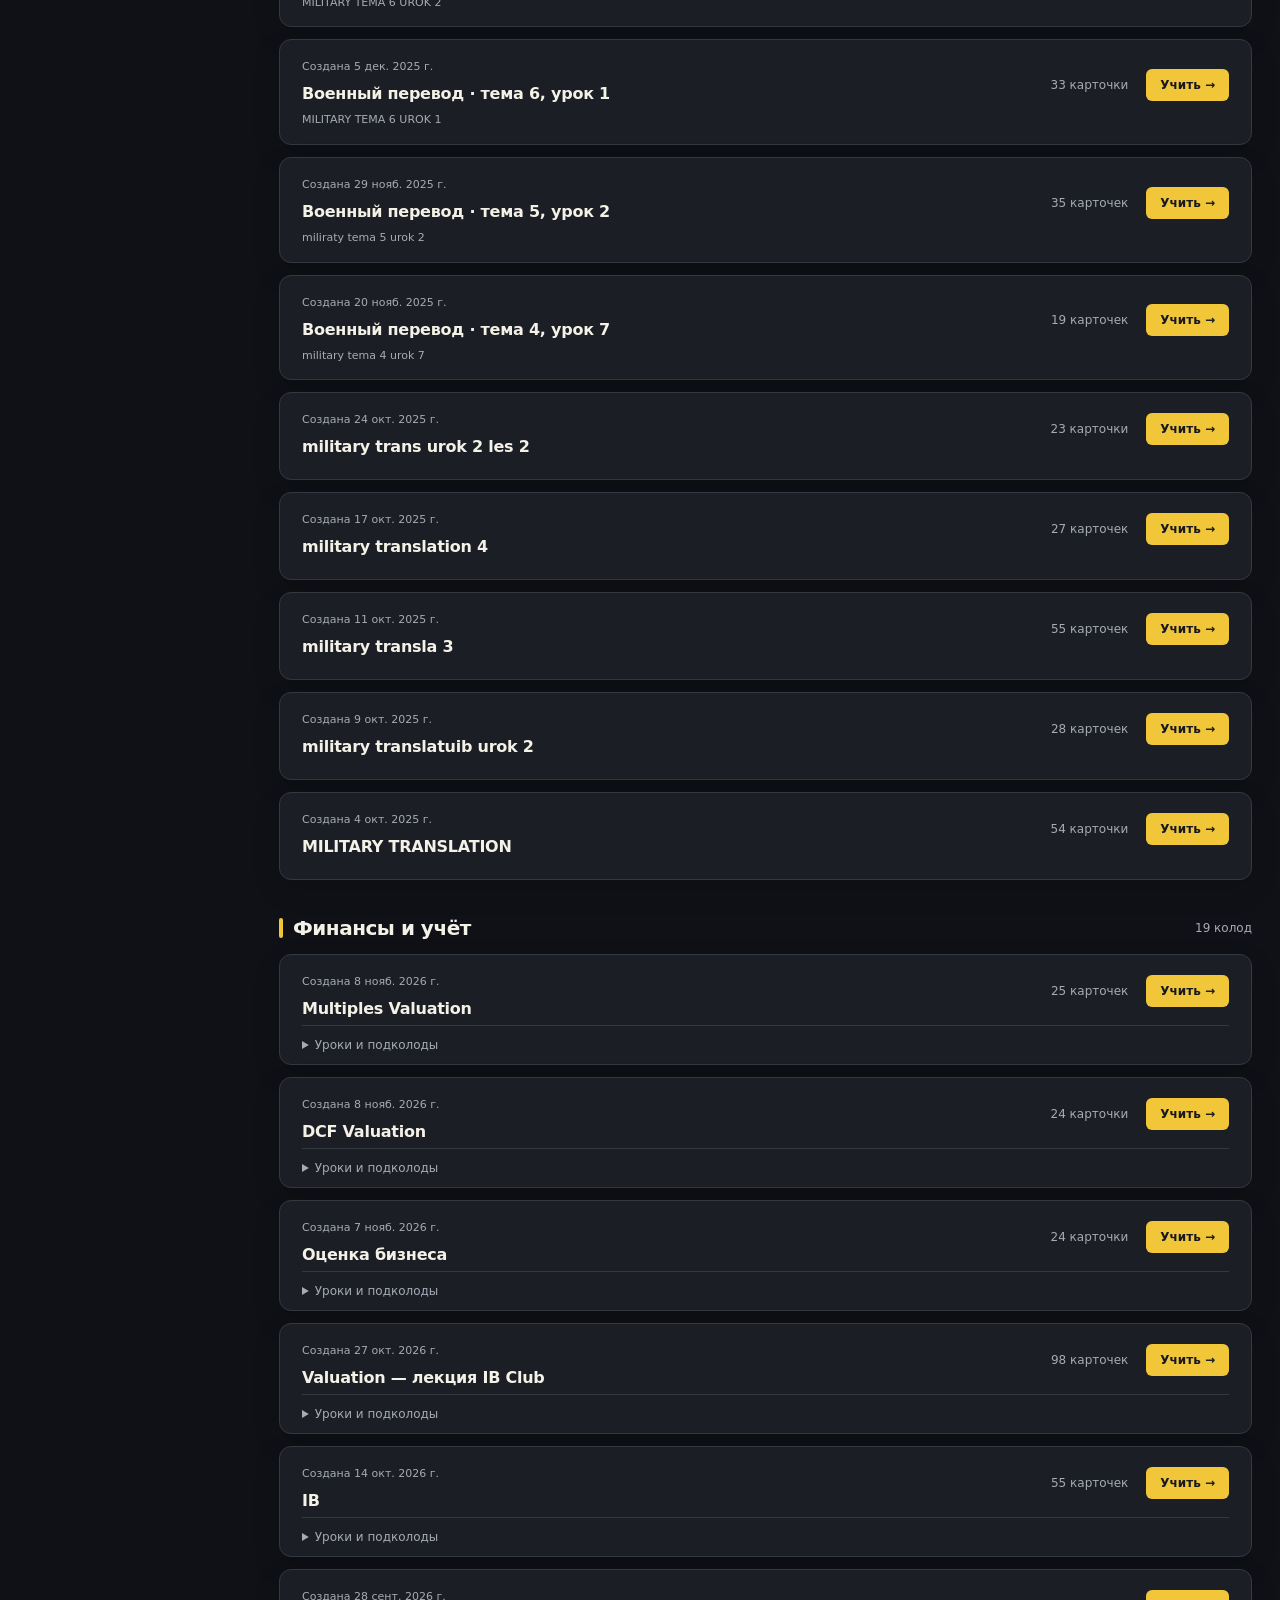
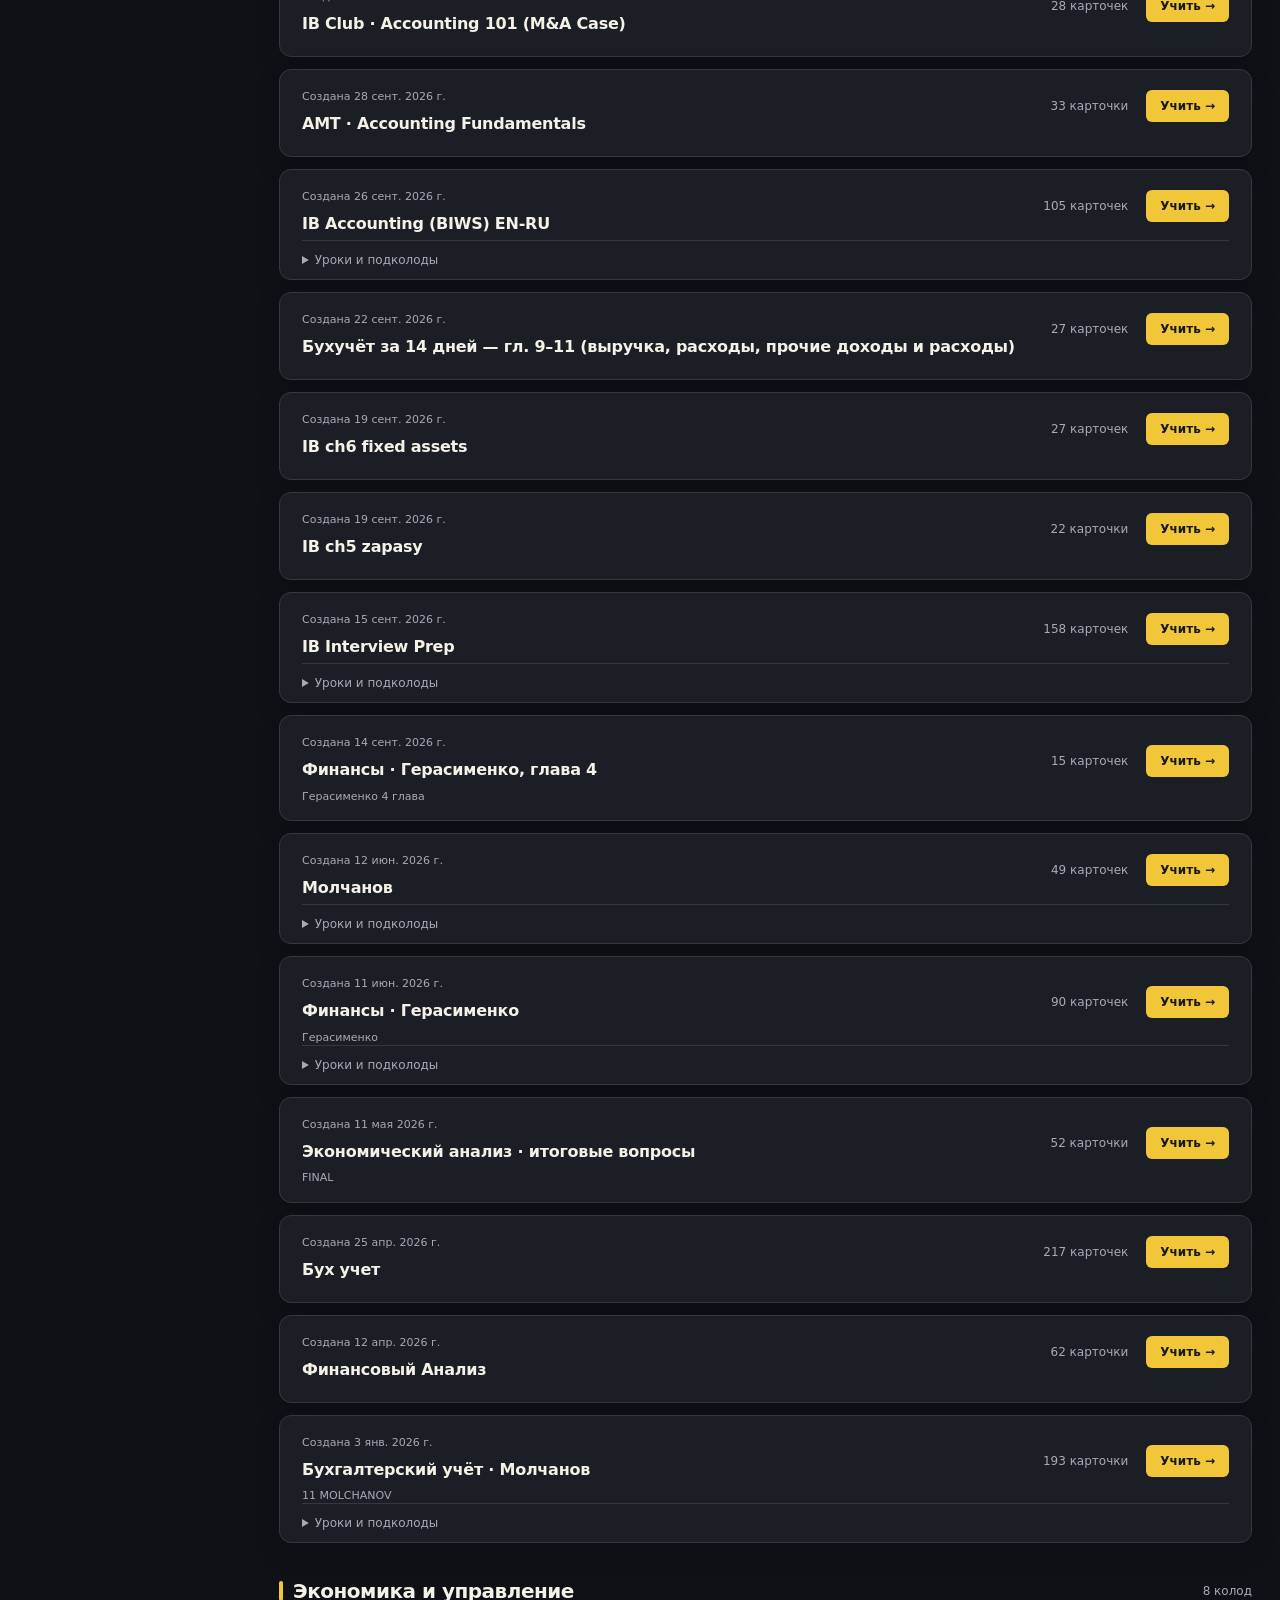
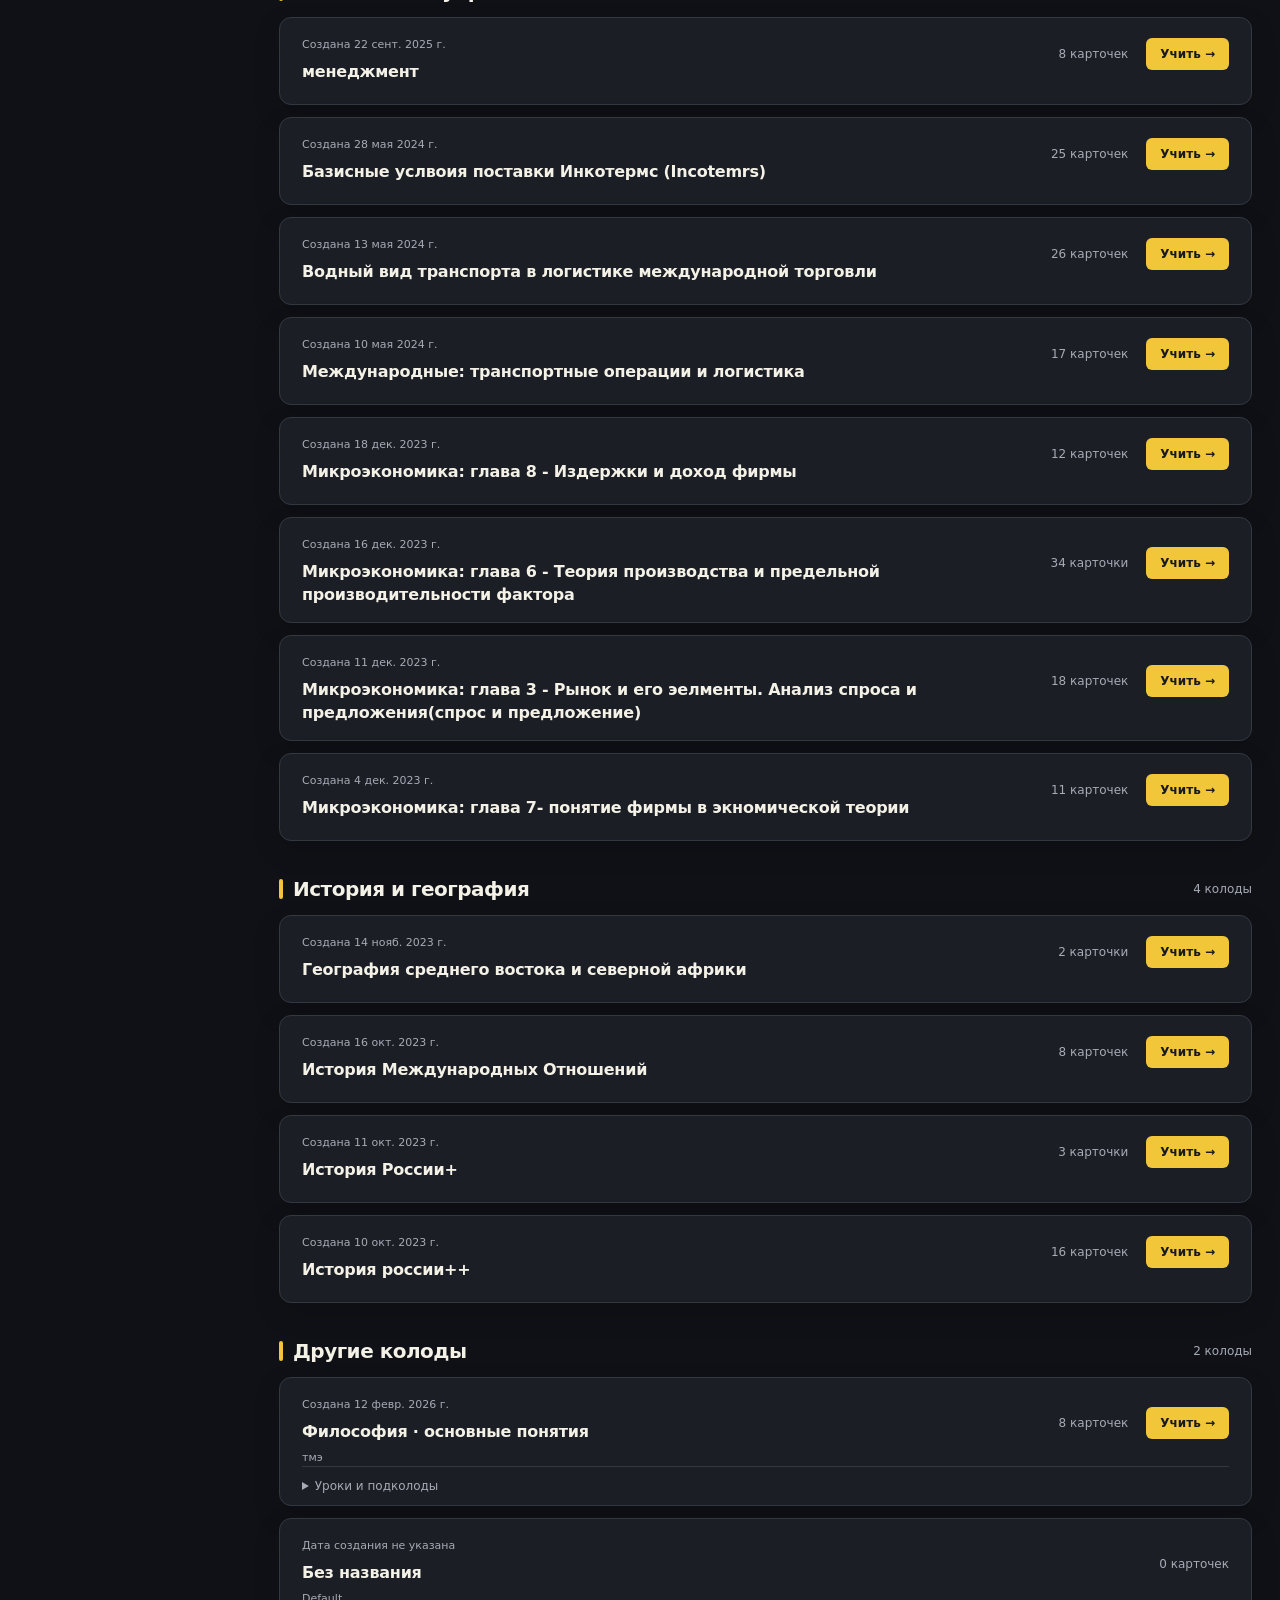
<file: ivan/flashcards.html>
<!DOCTYPE html>
<html lang="ru">
<head>
<meta charset="UTF-8">
<meta name="viewport" content="width=device-width, initial-scale=1">
<title>Batman · карточки</title>
<style>
  :root{--bg:#f4f5f2;--card:#fff;--ink:#1c1d1f;--muted:#6a6c70;--line:#e1e3dd;--accent:#2f6b4f;--code-bg:#f2f3ef;
        --again:#b4442f;--hard:#7d7468;--good:#2f7a4f;--easy:#2d63a8;
        --c-new:#2d63a8;--c-lrn:#b4442f;--c-rev:#2f7a4f;--c-young:#c58b1b;--c-mature:#2f7a4f;--c-gray:#8a8a90;
        --hl-k:#8a3ab9;--hl-s:#2f7a4f;--hl-c:#8a8a90;--hl-a:#b06a00;--on-accent:#fff}
  @media (prefers-color-scheme:dark){:root{--bg:#161719;--card:#212225;--ink:#ececee;--muted:#9a9ba0;--line:#323338;--accent:#7cc4a2;--code-bg:#1a1b1e;
        --c-new:#6b9be0;--easy:#3f78c4;--hl-k:#c792ea;--hl-s:#9ccc8a;--hl-c:#7c7d83;--hl-a:#e0a85c;--on-accent:#0f2219}}
  *{box-sizing:border-box}
  body{margin:0;font-family:system-ui,-apple-system,"Segoe UI",Roboto,sans-serif;background:var(--bg);color:var(--ink)}
  header{display:flex;gap:16px;align-items:center;justify-content:space-between;padding:14px 20px;border-bottom:1px solid var(--line);flex-wrap:wrap}
  h1{font-size:18px;margin:0;font-weight:650}
  h3{margin:22px 0 8px}
  nav{display:flex;gap:6px;flex-wrap:wrap}
  nav button,.btn{font:inherit;border:1px solid var(--line);background:var(--card);color:var(--ink);padding:7px 14px;border-radius:8px;cursor:pointer}
  nav button.active{background:var(--accent);color:var(--on-accent);border-color:var(--accent)}
  main{max-width:820px;margin:0 auto;padding:20px}
  .stats{display:grid;grid-template-columns:repeat(5,1fr);gap:10px;margin-bottom:10px}
  @media (max-width:560px){.stats{grid-template-columns:repeat(3,1fr)}}
  .stat{background:var(--card);border:1px solid var(--line);border-radius:10px;padding:10px 12px}
  .stat b{display:block;font-size:22px}
  .stat span{font-size:12px;color:var(--muted)}
  .bar{height:6px;background:var(--line);border-radius:3px;overflow:hidden;margin:0 0 6px;display:flex}
  .bar i{display:block;height:100%}
  .today{font-size:13px;color:var(--muted);margin-bottom:18px}
  .controls{display:flex;gap:10px;flex-wrap:wrap;align-items:center;margin-bottom:16px;font-size:14px;color:var(--muted)}
  select,input[type=number],input[type=search]{font:inherit;padding:6px 8px;border:1px solid var(--line);border-radius:8px;background:var(--card);color:var(--ink);max-width:100%}
  .counts{display:flex;justify-content:center;gap:14px;font-weight:650;margin-bottom:10px;font-variant-numeric:tabular-nums}
  .counts span.cur{text-decoration:underline;text-underline-offset:4px}

  .card{background:var(--card);border:1px solid var(--line);border-radius:16px;min-height:260px;padding:22px 26px 26px;cursor:pointer;user-select:none;position:relative}
  .card.flipped{cursor:default;user-select:text}
  .crumbs{font-size:12px;color:var(--muted);display:flex;gap:8px;align-items:center;flex-wrap:wrap;margin-bottom:18px;padding-right:90px}
  .tag{position:absolute;top:20px;right:22px;font-size:12px;color:var(--muted)}
  .q{font-size:22px;font-weight:620;line-height:1.35}
  .hint{margin-top:26px;font-size:13px;color:var(--muted)}
  .ans{margin-top:20px;border-top:1px solid var(--line);padding-top:16px}
  .md{font-size:15.5px;line-height:1.55}
  .md p{margin:0 0 8px}
  .md ul,.md ol{margin:4px 0 10px;padding-left:22px}
  .md li{margin:3px 0}
  code{font-family:"JetBrains Mono",Consolas,"SF Mono",Menlo,monospace;font-size:.88em;background:var(--code-bg);border:1px solid var(--line);border-radius:5px;padding:1px 5px}
  pre{margin:12px 0 0;background:var(--code-bg);border:1px solid var(--line);border-radius:10px;padding:12px 14px;overflow-x:auto;line-height:1.5}
  pre code{background:none;border:none;padding:0;font-size:13px;white-space:pre}
  .hl-k{color:var(--hl-k)}.hl-s{color:var(--hl-s)}.hl-c{color:var(--hl-c);font-style:italic}.hl-a{color:var(--hl-a)}
  .note{margin-top:12px;font-size:14px;line-height:1.5;background:var(--bg);border-left:3px solid var(--c-young);border-radius:6px;padding:9px 12px}

  /* checklist */
  .check{margin-bottom:6px;border:1px solid var(--line);border-radius:12px;padding:10px 10px 8px;background:var(--bg)}
  .check-h{font-size:13px;color:var(--muted);margin:0 4px 6px;display:flex;justify-content:space-between;gap:8px;flex-wrap:wrap}
  .check-h b{color:var(--ink);font-weight:600}
  .pt{display:flex;gap:10px;align-items:flex-start;padding:7px 6px;border-radius:8px;cursor:pointer;font-size:15px;line-height:1.45;user-select:none}
  .pt:hover{background:var(--card)}
  .pt .box{flex:none;width:20px;height:20px;border:2px solid var(--muted);border-radius:5px;display:flex;align-items:center;justify-content:center;font-size:13px;font-weight:700;margin-top:1px;color:#fff;opacity:.7}
  .pt.on .box{background:var(--c-mature);border-color:var(--c-mature);opacity:1}
  .pt .txt{flex:1}
  .pt .k{flex:none;font-size:11px;color:var(--muted);border:1px solid var(--line);border-radius:4px;padding:0 5px;margin-top:3px;font-family:monospace}
  .verdict{font-size:13px;color:var(--muted);margin:8px 4px 0}
  .verdict b{color:var(--ink)}
  .details-h{font-size:11.5px;text-transform:uppercase;letter-spacing:.05em;color:var(--muted);margin:16px 0 8px}
  .actions button.sug{box-shadow:0 0 0 3px var(--bg),0 0 0 5px var(--ink)}
  .keypts{margin:0 0 4px;padding:0;list-style:none}
  .keypts li{padding:3px 0 3px 20px;position:relative;font-size:14.5px;line-height:1.45}
  .keypts li::before{content:'•';position:absolute;left:6px;color:var(--muted)}
  .keypts li.miss{color:var(--again)}
  .keypts li.miss::before{content:'✗';left:4px;color:var(--again)}

  /* file autosave chip */

  .hdr-right{display:flex;gap:10px;align-items:center;flex-wrap:wrap}

  .lvl{font-size:11px;padding:1px 7px;border-radius:99px;border:1px solid var(--line)}
  .lvl1{color:var(--c-mature);border-color:var(--c-mature)}.lvl2{color:var(--c-young);border-color:var(--c-young)}.lvl3{color:var(--again);border-color:var(--again)}

  .actions{display:grid;grid-template-columns:repeat(4,1fr);gap:8px;margin-top:14px}
  .actions.single{grid-template-columns:1fr}
  .actions button{font:inherit;font-weight:600;padding:10px 6px 12px;border-radius:10px;border:none;cursor:pointer;color:#fff;display:flex;flex-direction:column;align-items:center;gap:2px}
  .actions button small{font-weight:500;opacity:.85;font-size:12px}
  .r1{background:var(--again)}.r2{background:var(--hard)}.r3{background:var(--good)}.r4{background:var(--easy)}
  .show{background:var(--accent);color:var(--on-accent)!important;padding:14px!important}
  .sub{display:flex;justify-content:space-between;margin-top:10px;font-size:12px;color:var(--muted);gap:8px}
  .link{background:none;border:none;color:var(--accent);cursor:pointer;font:inherit;font-size:13px;padding:0}
  .link:disabled{color:var(--muted);cursor:default}
  .done{cursor:default;text-align:center;display:flex;flex-direction:column;justify-content:center;align-items:center}

  /* topics */
  .topic{background:var(--card);border:1px solid var(--line);border-radius:12px;padding:14px 16px;margin-bottom:10px}
  .topic.soon{opacity:.6}
  .topic .head{display:flex;justify-content:space-between;align-items:baseline;gap:10px;flex-wrap:wrap}
  .topic .title{font-weight:650;font-size:16px}
  .topic .num{color:var(--muted);font-variant-numeric:tabular-nums;margin-right:6px}
  .topic .meta{font-size:13px;color:var(--muted)}
  .chips{display:flex;gap:6px;flex-wrap:wrap;margin-top:8px}
  .chip{font-size:12px;padding:2px 9px;border-radius:99px;background:var(--bg);border:1px solid var(--line);color:var(--muted)}
  .chip.has{color:var(--ink)}
  .topic .bar{margin:10px 0 0}

  /* list */
  .grp{margin:22px 0 6px;font-weight:650}
  .grp small{color:var(--muted);font-weight:500}
  .row-item{background:var(--card);border:1px solid var(--line);border-radius:10px;margin-bottom:6px}
  .row-head{display:flex;gap:10px;align-items:center;padding:10px 12px;cursor:pointer}
  .row-head .qq{flex:1;font-size:14px;line-height:1.4}
  .row-head .meta{font-size:12px;color:var(--muted);white-space:nowrap;text-align:right}
  .row-body{padding:0 14px 14px;border-top:1px solid var(--line)}
  .row-body .md{font-size:14.5px;margin-top:10px}
  .pill{font-size:12px;padding:2px 8px;border-radius:99px;color:#fff;white-space:nowrap}
  .p-new{background:var(--c-gray)}.p-learning{background:var(--c-lrn)}.p-young{background:var(--c-young)}.p-mature{background:var(--c-mature)}
  .row{display:flex;gap:10px;flex-wrap:wrap;margin:14px 0}
  .hidden{display:none!important}
  p.small,.help li{font-size:13px;color:var(--muted);line-height:1.55}
  .muted{color:var(--muted);font-size:12px}
</style>
<link rel="stylesheet" href="../library.css">
<link rel="stylesheet" href="../ivan/batman-theme.css">
<meta name="theme-color" content="#0f1116">
<link rel="manifest" href="../app.webmanifest">
<link rel="apple-touch-icon" href="../icon-192.png">
<script defer src="../register.js"></script>
</head>
<body class="batman-study">
<div class="library-bar">
  <a class="library-name" href="../ivan/index.html">Batman</a>
  <nav class="deck-switch" aria-label="Колоды Batman">
    <a href="../index.html">Все разделы</a>
    <a href="../finance/flashcards.html">Оценка бизнеса</a>
    <a href="../lesson5/flashcards.html">Лексика · урок 5</a>
  </nav>
</div>
<header>
  <h1>Batman · карточки</h1>
  <div class="hdr-right">
    <nav aria-label="Разделы колоды">
      <button data-tab="study" class="active">Учить</button>
      <button data-tab="topics">Темы</button>
      <button data-tab="list">Шпаргалка</button>
      <button data-tab="settings">Прогресс</button>
    </nav>
  </div>
</header>

<main>
  <div class="stats" id="stats"></div>
  <div class="bar" id="bar"></div>
  <div class="today" id="today"></div>

  <!-- STUDY -->
  <section id="tab-study">
    <p class="small">Новые ответы планируются по SM-2 этого тренажёра. Импортированные даты и интервалы Anki перенесены; короткие шаги обучения могут отличаться.</p>
    <div class="controls">
      Тема: <select id="topicSel"></select>
      Раздел: <select id="secSel"></select>
      Новых в день: <input type="number" id="newLimit" min="0" max="100" style="width:64px">
    </div>
    <div class="study-tools">
      <a href="index.html">Все колоды Batman</a>
      <button type="button" class="btn" id="mistakesBtn">Повторить ошибки</button>
      <span id="studySync" role="status">Проверяем синхронизацию…</span>
      <button type="button" class="link" id="studyLogin" hidden>Войти для синхронизации</button>
    </div>
    <div id="studyArea"></div>
  </section>

  <!-- TOPICS -->
  <section id="tab-topics" class="hidden">
    <p class="small">Дорожная карта. Темы добавляются по очереди — серые ещё не написаны.</p>
    <div id="topicsList"></div>
  </section>

  <!-- LIST / CHEAT SHEET -->
  <section id="tab-list" class="hidden">
    <div class="controls">
      <input type="search" id="search" placeholder="Поиск по вопросам и ответам…" style="flex:1;min-width:200px">
      <select id="statusFilter">
        <option value="bookmarked">⚑ Отмеченные</option>
        <option value="" selected>Все статусы</option><option value="new">Новые</option><option value="learning">Учу</option>
        <option value="young">Повторяю</option><option value="mature">Изучено</option>
        <option value="missed">С пропущенными тезисами</option>
      </select>
      <button class="link" id="expandAll">Раскрыть все</button>
    </div>
    <p class="muted" style="margin-top:-6px">Показаны карточки выбранной темы/раздела (фильтр на вкладке «Учить»). Клик по вопросу — показать ответ.</p>
    <div id="listBody"></div>
  </section>

  <!-- SETTINGS / PROGRESS -->
  <section id="tab-settings" class="hidden">
    <h3>Сохранение и синхронизация</h3>
    <p class="small">Прогресс сохраняется в браузере автоматически. После входа через Google он также синхронизируется между устройствами. Подключать файл для этого не нужно.</p>
    <p class="small" id="cloudStatus" role="status">Подключение к облаку…</p>
    <button class="btn" id="cloudLogin" hidden>Войти через Google</button>
    <details class="file-backup" id="fileBackup">
      <summary>Дополнительная копия в файл · необязательно</summary>
    <div id="fileSection">
      <button class="filechip hidden" id="fileBtn" type="button"></button>
      <p class="small" id="fileInfo"></p>
      <div class="row">
        <button class="btn" id="fileNewBtn">Создать резервный файл…</button>
        <button class="btn" id="fileOpenBtn">Подключить существующий файл…</button>
        <button class="btn hidden" id="fileOffBtn">Отключить</button>
      </div>
    </div>
    </details>

    <h3>Экспорт и импорт</h3>
    <p class="small" id="ioMsg">Можно скачать отдельную копию прогресса или перенести старый файл. Для обычной синхронизации через Google экспорт и импорт не требуются.</p>
    <div class="row">
      <button class="btn" id="exportBtn">Экспорт progress.json</button>
      <label class="btn">Импорт progress.json<input type="file" id="importInput" accept=".json" hidden></label>
      <button class="btn" id="resetBtn" style="color:var(--again)">Сбросить весь прогресс</button>
    </div>

    <h3>Как учить</h3>
    <ul class="help">
      <li>Читаешь вопрос и <b>отвечаешь вслух</b> (или в голове, но полными фразами — как на собесе). Только потом открываешь ответ.</li>
      <li><b>Чеклист тезисов:</b> отмечаешь, что из ключевого реально назвал (клик или Q W E R T, A — все). Оценка считается сама: всё назвал — «Хорошо», половину и больше — «Трудно», меньше половины — «Снова». Пробел ставит рекомендованную оценку, 1–4 — выбрать вручную.</li>
      <li>«Легко» чеклист не предлагает — жми сам (4), если ответил сразу и с деталями сверх тезисов.</li>
      <li>Что ты не назвал, запоминается: в «Шпаргалке» такие тезисы подсвечены красным, и они попадают в progress.json.</li>
      <li>Метки уровня: <span class="lvl lvl1">база</span> <span class="lvl lvl2">middle</span> <span class="lvl lvl3">глубже</span>.</li>
      <li>«Шпаргалка» — все ответы списком, удобно перечитать тему перед собесом.</li>
    </ul>

    <h3>Алгоритм (как в Anki, SM-2)</h3>
    <ul class="help">
      <li><b>Новая карточка</b> проходит шаги изучения: <b>1 мин → 10 мин</b>, затем уходит на интервал <b>1 день</b>. «Легко» сразу даёт <b>4 дня</b>.</li>
      <li><b>Повторение:</b> «Хорошо» умножает интервал на ease (старт 250%), «Трудно» — на 1.2 и снижает ease на 15%, «Легко» — ease × 1.3 и +15% к ease.</li>
      <li><b>«Снова» на повторении</b> — провал: ease −20% (не ниже 130%), интервал сбрасывается, карточка переучивается через 10 мин.</li>
      <li>Новые карточки идут <b>по порядку тем и разделов</b>, повторения перемешаны. День начинается в 4:00.</li>
      <li><b>Статусы:</b> Новое → Учу → Повторяю (интервал &lt; 21 дня) → <b>Изучено</b> (≥ 21 дня).</li>
      <li>«Уже знаю» — если тема для тебя очевидна: карточка уходит на 60 дней и не тратит лимит новых.</li>
      <li>Клавиши: Пробел — показать ответ / рекомендованная оценка, Q–T — тезисы, A — все тезисы, 1–4 — оценки, Z — отменить последний ответ.</li>
    </ul>
  </section>
</main>

<script src="../progress-storage.js"></script>
<script src="load-deck.js"></script>
<script>
// ================== параметры (как дефолты Anki) ==================
const CFG = {
  learnSteps: [1, 10], relearnSteps: [10],
  graduatingIvl: 1, easyIvl: 4,
  startEase: 2.5, minEase: 1.3, easyBonus: 1.3, hardMult: 1.2,
  lapseMult: 0, minLapseIvl: 1, maxIvl: 36500,
  learnAheadMin: 20, matureIvl: 21, knownIvl: 60, rolloverHour: 4,
};
const MIN = 60000, HOUR = 3600000, DAY = 86400000;
const KEY = 'ivan-anki-' + window.IVAN_ROOT + '-progress-v1';
window.cardBookmarks = progressStorage.read(KEY + ':bookmarks', {}) || {};
function bookmarkButton(id){
  const active = !!window.cardBookmarks[id];
  return `<button type="button" class="btn bookmark" data-bookmark="${id}" aria-pressed="${active}" title="${active ? 'Снять флажок' : 'Отложить на потом'}">${active ? '⚑ Отмечено' : '⚐ Отметить'}</button>`;
}
document.addEventListener('click', event => {
  const button = event.target.closest('[data-bookmark]');
  if(!button) return;
  event.stopPropagation();
  const id = button.dataset.bookmark;
  const updated = {...window.cardBookmarks, [id]:!window.cardBookmarks[id]};
  if(!progressStorage.write({[KEY + ':bookmarks']:updated})) return;
  window.cardBookmarks = updated;
  saveLocal();
  renderStudy();
  renderList();
}, true);

const SETTINGS_KEY = 'ivan-anki-' + window.IVAN_ROOT + '-settings-v1';
const STATS_KEY = 'ivan-anki-' + window.IVAN_ROOT + '-stats-v1';

const TOPICS = (window.TOPICS || []).slice().sort((a,b) => a.n - b.n);
const topicById = Object.fromEntries(TOPICS.map(t => [t.id, t]));
const secIndex = (c) => { const t = topicById[c.topic]; const i = t ? t.sections.indexOf(c.sec) : -1; return i < 0 ? 999 : i; };
// порядок: тема → раздел → id
const deck = (window.CARDS || []).slice().sort((a,b) =>
  ((topicById[a.topic]?.n ?? 999) - (topicById[b.topic]?.n ?? 999)) || (secIndex(a) - secIndex(b)) || (a.id - b.id));
const byId = Object.fromEntries(deck.map(c => [c.id, c]));

const store = {
  get: (key, fallback) => progressStorage.read(key, fallback),
  set: (key, value) => progressStorage.write({[key]:value})
};

const startOfDay = ts => { const d = new Date(ts - CFG.rolloverHour*HOUR); d.setHours(0,0,0,0); return d.getTime() + CFG.rolloverHour*HOUR; };
const dayKey = ts => { const d = new Date(startOfDay(ts)); return `${d.getFullYear()}-${String(d.getMonth()+1).padStart(2,'0')}-${String(d.getDate()).padStart(2,'0')}`; };

let progress = store.get(KEY, {});
let settings = Object.assign({ topic:'all', sec:'all', newLimit:10, newDay:{date:'', count:0}, resetAt:0 }, store.get(SETTINGS_KEY, {}));
let stats = store.get(STATS_KEY, {});
const saveLocal = () => {
  const saved = progressStorage.write({[KEY]:progress, [SETTINGS_KEY]:settings, [STATS_KEY]:stats});
  window.dispatchEvent(new CustomEvent('progress-saved', {detail:{localSaved:saved}}));
  return saved;
};
const save = () => { saveLocal(); scheduleWrite(); };

// ================== планировщик SM-2 ==================
function fuzzIvl(i){
  if(i < 2.5) return i;
  const r = Math.max(1, Math.round(i * 0.05));
  return i + Math.floor(Math.random() * (2*r + 1)) - r;
}
function schedule(prev, rating, now, fuzz){
  const s = prev ? { ...prev } : { state:'new', step:0, ease:CFG.startEase, ivl:0, due:0, reps:0, lapses:0 };
  const today = startOfDay(now);
  s.reps = (s.reps || 0) + 1; s.last = now;
  const toReview = ivl => {
    ivl = Math.min(CFG.maxIvl, Math.max(1, Math.round(fuzz ? fuzzIvl(ivl) : ivl)));
    Object.assign(s, { state:'review', step:0, ivl, due: today + ivl*DAY });
  };
  if(s.state === 'new') { s.state = 'learning'; s.step = 0; }
  if(s.state === 'learning' || s.state === 'relearning'){
    const relearn = s.state === 'relearning';
    const steps = relearn ? CFG.relearnSteps : CFG.learnSteps;
    s.step = Math.min(s.step || 0, steps.length - 1);
    if(rating === 1){ s.step = 0; s.due = now + steps[0]*MIN; }
    else if(rating === 2){
      const m = s.step === 0 ? (steps.length > 1 ? (steps[0] + steps[1]) / 2 : Math.min(steps[0]*1.5, steps[0] + 1440)) : steps[s.step];
      s.due = now + m*MIN;
    }
    else if(rating === 3){
      if(s.step + 1 >= steps.length) toReview(relearn ? Math.max(CFG.minLapseIvl, s.ivl) : CFG.graduatingIvl);
      else { s.step++; s.due = now + steps[s.step]*MIN; }
    }
    else toReview(relearn ? Math.max(CFG.minLapseIvl, s.ivl) + 1 : CFG.easyIvl);
    return s;
  }
  if(rating === 1){
    s.lapses = (s.lapses || 0) + 1;
    s.ease = Math.max(CFG.minEase, s.ease - 0.2);
    s.ivl = Math.max(CFG.minLapseIvl, Math.round(s.ivl * CFG.lapseMult));
    Object.assign(s, { state:'relearning', step:0, due: now + CFG.relearnSteps[0]*MIN });
    return s;
  }
  const late = Math.max(0, Math.round((today - s.due) / DAY));
  const hard = Math.max(s.ivl + 1, s.ivl * CFG.hardMult);
  const good = Math.max(hard + 1, (s.ivl + late/2) * s.ease);
  const easy = Math.max(good + 1, (s.ivl + late) * s.ease * CFG.easyBonus);
  if(rating === 2){ s.ease = Math.max(CFG.minEase, s.ease - 0.15); toReview(hard); }
  else if(rating === 3) toReview(good);
  else { s.ease = s.ease + 0.15; toReview(easy); }
  return s;
}

// ================== статусы и очередь ==================
const isLrn = p => p && (p.state === 'learning' || p.state === 'relearning');
function statusOf(id){
  const p = progress[id];
  if(!p || p.state === 'new') return 'new';
  if(isLrn(p)) return 'learning';
  return p.ivl >= CFG.matureIvl ? 'mature' : 'young';
}
const statusRu = { new:'Новое', learning:'Учу', young:'Повторяю', mature:'Изучено' };
const lvlRu = { 1:'база', 2:'middle', 3:'глубже' };
const inFilter = c => (settings.topic === 'all' || c.topic === settings.topic) && (settings.sec === 'all' || c.sec === settings.sec || c.sec.startsWith(settings.sec+'::'));
function newDoneToday(){ return settings.newDay.date === dayKey(Date.now()) ? settings.newDay.count : 0; }
function newLeft(){ return Math.max(0, (Number(settings.newLimit) || 0) - newDoneToday()); }

function queues(now = Date.now()){
  const cards = deck.filter(inFilter).filter(c => !progress[c.id]?.suspended);
  const lrnAll = cards.filter(c => isLrn(progress[c.id])).sort((a,b) => progress[a.id].due - progress[b.id].due);
  const lrnNow = lrnAll.filter(c => progress[c.id].due <= now);
  const lrnAhead = lrnAll.filter(c => progress[c.id].due <= now + CFG.learnAheadMin*MIN);
  const rev = cards.filter(c => { const s = statusOf(c.id); return (s === 'young' || s === 'mature') && progress[c.id].due <= now; });
  const fresh = cards.filter(c => statusOf(c.id) === 'new').slice(0, newLeft());
  return { lrnAll, lrnNow, lrnAhead, rev, fresh };
}

let current = null, flipped = false, lastId = null, undoStack = [], sessionDone = 0;
let checked = new Set();   // отмеченные тезисы текущей карточки
const PT_CODES = ['KeyQ','KeyW','KeyE','KeyR','KeyT','KeyY'], PT_KEYS = ['Q','W','E','R','T','Y'];
const LABELS = ['Снова','Трудно','Хорошо','Легко'];
// рекомендация по чеклисту: всё → Хорошо, ≥ половины → Трудно, меньше → Снова
function suggested(c){
  const n = c?.pts?.length || 0;
  if(!n) return 3;
  const r = checked.size / n;
  return r >= 1 ? 3 : r >= 0.5 ? 2 : 1;
}
function togglePt(i){
  if(!current || !flipped || !current.pts || i >= current.pts.length) return;
  checked.has(i) ? checked.delete(i) : checked.add(i);
  renderStudy();
}
function toggleAllPts(){
  if(!current || !flipped || !current.pts) return;
  const all = checked.size === current.pts.length;
  checked = all ? new Set() : new Set(current.pts.map((_, i) => i));
  renderStudy();
}

let mistakeSession = null;
const mistakesBtn = document.getElementById('mistakesBtn');
function hasMisses(c){
  return progress[c.id]?.missed?.some(i => Number.isInteger(i) && i >= 0 && i < (c.pts?.length || 0));
}
mistakesBtn.onclick = () => {
  mistakeSession = mistakeSession ? null : deck.filter(c => inFilter(c) && hasMisses(c));
  next();
};
function pickNext(){
  if(mistakeSession) return mistakeSession.find(hasMisses) || null;
  const q = queues();
  const notLast = arr => arr.find(c => c.id !== lastId);
  if(q.lrnNow.length){
    const c = q.lrnNow[0];
    if(c.id !== lastId || (!q.rev.length && !q.fresh.length)) return c;
    const alt = notLast(q.lrnNow); if(alt) return alt;
  }
  const nRev = q.rev.length, nNew = q.fresh.length;
  if(nRev || nNew){
    const takeNew = nNew && (!nRev || Math.random() < nNew / (nNew + nRev));
    if(takeNew) return q.fresh[0].id !== lastId ? q.fresh[0] : (notLast(q.fresh) || q.fresh[0]);
    const pool = q.rev.filter(c => c.id !== lastId);
    const src = pool.length ? pool : q.rev;
    return src[Math.floor(Math.random() * src.length)];
  }
  if(q.lrnAhead.length) return q.lrnAhead[0];
  return null;
}
function next(){ current = pickNext(); flipped = false; checked = new Set(); renderStudy(); }

function answer(rating){
  if(!current || !flipped) return;
  const id = current.id, now = Date.now(), before = progress[id] ? { ...progress[id] } : undefined;
  const wasNew = statusOf(id) === 'new';
  progress[id] = schedule(before, rating, now, true);
  const pts = current.pts || [];
  if(pts.length){
    progress[id].missed = pts.map((_, i) => i).filter(i => !checked.has(i));
    progress[id].score = Math.round(checked.size / pts.length * 100) / 100;
  }
  const dk = dayKey(now);
  if(wasNew){
    if(settings.newDay.date !== dk) settings.newDay = { date: dk, count: 0 };
    settings.newDay.count++;
  }
  const st = stats[dk] || (stats[dk] = { reviews:0, again:0, new:0 });
  st.reviews++; if(rating === 1) st.again++; if(wasNew) st.new++;
  const hit = pts.length ? checked.size : 0, tot = pts.length;
  if(tot){ st.ptsHit = (st.ptsHit || 0) + hit; st.ptsTotal = (st.ptsTotal || 0) + tot; }
  undoStack.push({ id, before, wasNew, dk, rating, hit, tot, mistakeSession });
  if(mistakeSession) mistakeSession.splice(mistakeSession.indexOf(current), 1);
  if(undoStack.length > 30) undoStack.shift();
  lastId = id; sessionDone++;
  save(); renderStats(); next(); window.scrollTo({ top: 0 });
}
function markKnown(id){
  const now = Date.now(), before = progress[id] ? { ...progress[id] } : undefined;
  const ivl = CFG.knownIvl;
  progress[id] = { ...(before || {}), state:'review', step:0, ease: Math.max(before?.ease || CFG.startEase, CFG.startEase), ivl,
                   due: startOfDay(now) + ivl*DAY, reps: (before?.reps || 0) + 1, lapses: before?.lapses || 0, last: now };
  undoStack.push({ id, before, wasNew:false, dk:null, rating:0 });
  lastId = id; save(); renderStats();
}
function undo(){
  const u = undoStack.at(-1); if(!u || (mistakeSession && u.mistakeSession !== mistakeSession)) return;
  undoStack.pop();
  if(mistakeSession) mistakeSession.unshift(byId[u.id]);
  if(u.before) progress[u.id] = u.before; else delete progress[u.id];
  if(u.dk){
    const st = stats[u.dk];
    if(st){ st.reviews = Math.max(0, st.reviews-1); if(u.rating === 1) st.again = Math.max(0, st.again-1); if(u.wasNew) st.new = Math.max(0, st.new-1);
            if(u.tot){ st.ptsHit = Math.max(0, (st.ptsHit || 0) - u.hit); st.ptsTotal = Math.max(0, (st.ptsTotal || 0) - u.tot); } }
    if(u.wasNew && settings.newDay.date === u.dk) settings.newDay.count = Math.max(0, settings.newDay.count-1);
    sessionDone = Math.max(0, sessionDone-1);
  }
  save(); renderStats();
  current = byId[u.id]; flipped = false; checked = new Set(); lastId = null; renderStudy();
}

// ================== разметка: мини-markdown + подсветка Kotlin ==================
const esc = s => String(s ?? '').replace(/[&<>"]/g, ch => ({'&':'&amp;','<':'&lt;','>':'&gt;','"':'&quot;'}[ch]));
function inline(s){
  return String(s ?? '').split(/(`[^`]+`)/g).map(part =>
    part.length > 1 && part[0] === '`' && part[part.length-1] === '`'
      ? `<code>${esc(part.slice(1, -1))}</code>`
      : esc(part).replace(/\*\*(.+?)\*\*/g, '<b>$1</b>')
  ).join('');
}
function md(src){
  const text = Array.isArray(src) ? src.join('\n') : String(src ?? '');
  let html = '', list = null;
  const close = () => { if(list){ html += `</${list}>`; list = null; } };
  for(const line of text.split('\n')){
    let m;
    if((m = line.match(/^\s*[-•] (.*)/))){ if(list !== 'ul'){ close(); html += '<ul>'; list = 'ul'; } html += `<li>${inline(m[1])}</li>`; }
    else if((m = line.match(/^\s*\d+\. (.*)/))){ if(list !== 'ol'){ close(); html += '<ol>'; list = 'ol'; } html += `<li>${inline(m[1])}</li>`; }
    else if(!line.trim()) close();
    else { close(); html += `<p>${inline(line)}</p>`; }
  }
  close(); return html;
}
const KW = 'val|var|fun|class|object|interface|data|sealed|enum|open|override|private|protected|internal|public|return|if|else|when|is|in|out|as|by|inline|noinline|crossinline|reified|suspend|null|true|false|this|super|companion|lateinit|const|value|typealias|import|package|for|while|do|try|catch|finally|throw|where|init|constructor|abstract|inner|operator|infix|get|set|field|it';
const HL_RE = new RegExp(`(\\/\\/[^\\n]*|\\/\\*[\\s\\S]*?\\*\\/)|("(?:[^"\\\\\\n]|\\\\.)*")|(@[A-Za-z][\\w.:]*)|\\b(${KW})\\b`, 'g');
function hl(code){
  let out = '', last = 0;
  String(code).replace(HL_RE, (m, cm, str, ann, kw, off) => {
    out += esc(code.slice(last, off));
    out += `<span class="hl-${cm ? 'c' : str ? 's' : ann ? 'a' : 'k'}">${esc(m)}</span>`;
    last = off + m.length; return m;
  });
  return out + esc(code.slice(last));
}
function checklistHtml(c){
  const pts = c.pts || [], sug = suggested(c);
  return `<div class="check">
    <div class="check-h"><b>Что ты назвал?</b><span>клик или ${PT_KEYS.slice(0, pts.length).join(' ')} · A — все</span></div>
    ${pts.map((p, i) => `<div class="pt ${checked.has(i) ? 'on' : ''}" data-pt="${i}">
        <span class="box">${checked.has(i) ? '✓' : ''}</span><span class="txt">${inline(p)}${mistakeSession && progress[c.id]?.missed?.includes(i) ? '<small class="previous-miss">Пропущено в прошлый раз</small>' : ''}</span><span class="k">${PT_KEYS[i] || ''}</span></div>`).join('')}
    <div class="verdict">Назвал ${checked.size} из ${pts.length} → <b>${LABELS[sug - 1]}</b> (Пробел)</div>
  </div>`;
}
function keyPtsHtml(c){
  const miss = progress[c.id]?.missed || [];
  return `<ul class="keypts">${c.pts.map((p, i) => miss.includes(i)
    ? `<li class="miss">${inline(p)} <span class="muted">— не назвал в прошлый раз</span></li>`
    : `<li>${inline(p)}</li>`).join('')}</ul>`;
}
// mode: 'study' — чеклист сверху; 'list' — ключевые тезисы с пометками пропусков
function answerHtml(c, mode){
  if(c.backHtml != null) return '<div class="anki-content">' + (c.backHtml || '<p>В исходной карточке ответ не заполнен.</p>') + '</div>';
  const head = c.pts?.length
    ? (mode === 'study' ? checklistHtml(c) : `<div class="details-h">Ключевое</div>${keyPtsHtml(c)}`) + `<div class="details-h">Подробно</div>`
    : '';
  return `${head}<div class="md">${md(c.a)}</div>
    ${c.code ? `<pre><code>${hl(c.code)}</code></pre>` : ''}
    ${c.note ? `<div class="note">💡 ${inline(c.note)}</div>` : ''}`;
}

// ================== форматирование времени ==================
const plural = (n, one, few, many) => { const a = n % 10, b = n % 100; return a === 1 && b !== 11 ? one : a >= 2 && a <= 4 && (b < 12 || b > 14) ? few : many; };
const trim1 = x => x.toFixed(1).replace(/\.0$/, '');
function fmtDays(d){ return d < 30 ? `${d} д` : d < 365 ? `${trim1(d/30)} мес` : `${trim1(d/365)} г`; }
function fmtMs(ms){ const m = Math.round(ms / MIN); if(m < 1) return '<1 мин'; if(m < 60) return `${m} мин`; const h = m/60; return h < 24 ? `${trim1(h)} ч` : fmtDays(Math.round(h/24)); }
function preview(id, rating){
  const now = Date.now(), s = schedule(progress[id], rating, now, false);
  return s.state === 'review' ? fmtDays(s.ivl) : fmtMs(s.due - now);
}
function countStatuses(cards){
  const c = { new:0, learning:0, young:0, mature:0 };
  cards.forEach(x => c[statusOf(x.id)]++);
  return c;
}
function barHtml(c, total){
  const t = total || 1;
  return `<i style="width:${c.mature/t*100}%;background:var(--c-mature)"></i><i style="width:${c.young/t*100}%;background:var(--c-young)"></i><i style="width:${c.learning/t*100}%;background:var(--c-lrn)"></i>`;
}

// ================== отрисовка ==================
function renderStats(){
  const cards = deck.filter(inFilter);
  const c = countStatuses(cards);
  document.getElementById('stats').innerHTML =
    `<div class="stat"><b>${cards.length}</b><span>карточек</span></div>
     <div class="stat"><b style="color:var(--c-mature)">${c.mature}</b><span>изучено (≥21 д)</span></div>
     <div class="stat"><b style="color:var(--c-young)">${c.young}</b><span>повторяю</span></div>
     <div class="stat"><b style="color:var(--c-lrn)">${c.learning}</b><span>учу</span></div>
     <div class="stat"><b style="color:var(--c-gray)">${c.new}</b><span>новых</span></div>`;
  document.getElementById('bar').innerHTML = barHtml(c, cards.length);
  const st = stats[dayKey(Date.now())] || { reviews:0, again:0 };
  const acc = st.reviews ? Math.round((1 - st.again/st.reviews) * 100) : null;
  const ptsAcc = st.ptsTotal ? Math.round(st.ptsHit / st.ptsTotal * 100) : null;
  document.getElementById('today').textContent =
    `Сегодня: ${st.reviews} ${plural(st.reviews, 'ответ', 'ответа', 'ответов')}${acc !== null ? ` · верно ${acc}%` : ''}${ptsAcc !== null ? ` · тезисов названо ${ptsAcc}%` : ''} · новых ${newDoneToday()} из ${settings.newLimit}`;
}

let waitTimer = null;
function renderStudy(){
  clearTimeout(waitTimer);
  const area = document.getElementById('studyArea');
  const q = queues();
  const cur = current ? (statusOf(current.id) === 'new' ? 'n' : isLrn(progress[current.id]) ? 'l' : 'r') : '';
  const remaining = (mistakeSession || deck.filter(inFilter)).filter(hasMisses).length;
  mistakesBtn.disabled = !mistakeSession && remaining === 0;
  mistakesBtn.textContent = mistakeSession ? 'Выйти из повторения ошибок' : `Повторить ошибки · ${remaining}`;
  const canUndo = !!undoStack.length && (!mistakeSession || undoStack.at(-1).mistakeSession === mistakeSession);
  if(mistakeSession && !current){
    area.innerHTML = `<div class="card done"><img class="bat-state-art" src="art/celebrate.png" alt="" width="1195" height="1280"><div class="q">Повторение ошибок завершено</div>
      <div class="row"><button class="btn" id="finishMistakes">К обычному занятию</button>
      ${canUndo ? '<button class="link" id="undoBtn">Отменить последний ответ</button>' : ''}</div></div>`;
    document.getElementById('finishMistakes').onclick = mistakesBtn.onclick;
    const back = document.getElementById('undoBtn'); if(back) back.onclick = undo;
    return;
  }
  const counts = mistakeSession ? `<div class="counts">Осталось карточек: ${remaining}</div>` : `<div class="counts">
      <span style="color:var(--c-new)" class="${cur==='n'?'cur':''}" title="новые">${q.fresh.length}</span>
      <span style="color:var(--c-lrn)" class="${cur==='l'?'cur':''}" title="на изучении">${q.lrnAhead.length}</span>
      <span style="color:var(--c-rev)" class="${cur==='r'?'cur':''}" title="к повторению">${q.rev.length}</span></div>`;

  if(!current){
    const nextLrn = q.lrnAll[0];
    const waitMs = nextLrn ? progress[nextLrn.id].due - CFG.learnAheadMin*MIN - Date.now() : null;
    const empty = !deck.filter(inFilter).length;
    area.innerHTML = `${counts}<div class="card done">
      <img class="bat-state-art" src="art/${sessionDone ? 'celebrate' : 'rest'}.png" alt="" width="735" height="695">
      <div class="q">${empty ? 'В этом фильтре пока нет карточек' : sessionDone ? 'На сегодня всё 🎉' : 'Сейчас нечего повторять'}</div>
      <p class="small">${empty ? '' : nextLrn ? `Следующая карточка на изучении — через ${fmtMs(progress[nextLrn.id].due - Date.now())}.` : 'Повторения придут по расписанию.'}
      ${!empty && newDoneToday() >= settings.newLimit ? '<br>Лимит новых на сегодня исчерпан — его можно поднять сверху.' : ''}</p>
      <div class="row" style="justify-content:center">${undoStack.length ? '<button class="btn" id="undoBtn">Отменить последний ответ</button>' : ''}</div></div>`;
    const ub = document.getElementById('undoBtn'); if(ub) ub.onclick = undo;
    waitTimer = setTimeout(() => { if(!current) next(); },
                           waitMs !== null && waitMs > 0 ? Math.min(waitMs + 500, 60000) : 30000);
    return;
  }

  const c = current, st = statusOf(c.id), t = topicById[c.topic];
  const hasPts = !!c.pts?.length, sug = suggested(c);
  const buttons = flipped
    ? `<div class="actions">${LABELS.map((l,i) => `<button class="r${i+1} ${hasPts && sug === i+1 ? 'sug' : ''}" data-r="${i+1}"><small>${preview(c.id, i+1)}</small>${l}</button>`).join('')}</div>`
    : `<div class="actions single"><button class="show" id="showBtn">Показать ответ</button></div>`;

  area.innerHTML = `${counts}
    <div class="card ${flipped ? 'flipped' : ''}" id="card">
      <span class="tag">${statusRu[st]}${progress[c.id]?.lapses ? ` · провалов: ${progress[c.id].lapses}` : ''}</span>
      <div class="crumbs"><span>${t ? `${t.n}. ${esc(t.title)}` : esc(c.topic)} › ${esc(c.sec)}</span>${c.lvl ? `<span class="lvl lvl${c.lvl}">${lvlRu[c.lvl]}</span>` : ''}</div>
      <div class="q anki-content">${c.frontHtml ?? inline(c.q)}</div>
      ${flipped ? `<div class="ans">${answerHtml(c, 'study')}</div>` : `<div class="hint">Ответь вслух, потом открой ответ (Пробел)${hasPts ? ` — и отметь, какие из ${c.pts.length} ключевых тезисов назвал` : ''}</div>`}
    </div>
    ${buttons}
    <div class="bookmark-row">${bookmarkButton(c.id)}</div>
    <div class="sub">
      <button class="link" id="undoBtn" ${canUndo ? '' : 'disabled'}>↶ Отменить (Z)</button>
      <span>${flipped && hasPts ? 'Q–T тезисы · Пробел — рекомендованная · 1–4' : 'Пробел · 1–4'}</span>
      <button class="link" id="knownBtn" ${mistakeSession ? 'hidden' : ''}>Уже знаю →</button>
    </div>`;
  document.getElementById('card').onclick = () => { if(!flipped) flip(); };
  area.querySelectorAll('[data-pt]').forEach(el => el.onclick = () => togglePt(Number(el.dataset.pt)));
  document.getElementById('undoBtn').onclick = undo;
  document.getElementById('knownBtn').onclick = () => { markKnown(c.id); next(); };
  const sb = document.getElementById('showBtn'); if(sb) sb.onclick = flip;
  area.querySelectorAll('[data-r]').forEach(b => b.onclick = () => answer(Number(b.dataset.r)));
}
function flip(){ if(!current || flipped) return; flipped = true; renderStudy(); }

function renderTopics(){
  document.getElementById('topicsList').innerHTML = TOPICS.map(t => {
    const cards = deck.filter(c => c.topic === t.id);
    const secsWithCards = new Set(cards.map(c => c.sec));
    if(!cards.length) return `<div class="topic soon"><div class="head"><div class="title"><span class="num">${t.n}.</span>${esc(t.title)}</div><div class="meta">скоро</div></div>
      <div class="chips">${t.sections.map(s => `<span class="chip">${esc(s)}</span>`).join('')}</div></div>`;
    const c = countStatuses(cards);
    return `<div class="topic"><div class="head"><div class="title"><span class="num">${t.n}.</span>${esc(t.title)}</div>
      <div class="meta">${cards.length} карт. · изучено ${c.mature} · повторяю ${c.young} · новых ${c.new} · <button class="link" data-study="${t.id}">учить →</button></div></div>
      <div class="bar">${barHtml(c, cards.length)}</div>
      <div class="chips">${t.sections.map(s => `<span class="chip ${secsWithCards.has(s) ? 'has' : ''}">${esc(s)}${secsWithCards.has(s) ? ` · ${cards.filter(x => x.sec === s).length}` : ''}</span>`).join('')}</div></div>`;
  }).join('');
  document.querySelectorAll('[data-study]').forEach(b => b.onclick = () => {
    mistakeSession = null; settings.topic = b.dataset.study; settings.sec = 'all'; save(); syncFilters(); renderStats(); next(); switchTab('study');
  });
}

const openRows = new Set();
let listLimit = 100;
function renderList(){
  const qs = document.getElementById('search').value.trim().toLowerCase();
  const f = document.getElementById('statusFilter').value;
  const now = Date.now();
  const when = p => { if(isLrn(p)) return p.due <= now ? 'сейчас' : `через ${fmtMs(p.due - now)}`;
                      const d = Math.round((p.due - startOfDay(now)) / DAY); return d <= 0 ? 'сегодня' : d === 1 ? 'завтра' : `через ${fmtDays(d)}`; };
  const text = c => [c.q, (c.pts || []).join(' '), Array.isArray(c.a) ? c.a.join(' ') : c.a, c.code, c.note].join(' ').toLowerCase();
  const byStatus = c => f === 'bookmarked' ? !!window.cardBookmarks[c.id] : !f || (f === 'missed' ? (progress[c.id]?.missed?.length > 0) : statusOf(c.id) === f);
  const matches = deck.filter(inFilter).filter(byStatus).filter(c => !qs || text(c).includes(qs));
  const rows = matches.slice(0, listLimit);
  let html = '', grp = '';
  for(const c of rows){
    const t = topicById[c.topic], g = `${c.topic}|${c.sec}`;
    if(g !== grp){ grp = g; html += `<div class="grp">${esc(c.sec)} <small>· ${t ? `${t.n}. ${esc(t.title)}` : ''}</small></div>`; }
    const st = statusOf(c.id), p = progress[c.id], open = openRows.has(c.id);
    html += `<div class="row-item"><div class="row-head" data-open="${c.id}">
        <div class="qq">${inline(c.q)}</div>
        ${bookmarkButton(c.id)}
        <div class="meta"><span class="pill p-${st}">${p?.suspended ? 'Приостановлена' : statusRu[st]}</span><br>${st === 'new' ? '' : `${isLrn(p) ? 'шаги' : fmtDays(p.ivl)} · ${when(p)}`}${p?.missed?.length ? `<br><span style="color:var(--again)">не назвал: ${p.missed.length}</span>` : ''}</div></div>
      ${open ? `<div class="row-body">${answerHtml(c, 'list')}<div class="sub" style="justify-content:flex-end">
        ${p?.suspended ? `<button class="link" data-resume="${c.id}">Возобновить повторения</button>` : ''}
        ${st === 'new' ? `<button class="link" data-known="${c.id}">уже знаю</button>` : `<button class="link" data-reset="${c.id}">сбросить прогресс</button>`}</div></div>` : ''}</div>`;
  }
  if(matches.length > rows.length) html += '<button class="btn" id="moreCards">Показать ещё 100 ('+matches.length+' найдено)</button>';
  document.getElementById('listBody').innerHTML = html || '<p class="muted">Ничего не найдено</p>';
  const more = document.getElementById('moreCards'); if(more) more.onclick = () => {listLimit += 100; renderList();};
  document.getElementById('expandAll').textContent = rows.length && rows.every(c => openRows.has(c.id)) ? 'Свернуть все' : 'Раскрыть все';
  document.querySelectorAll('[data-open]').forEach(el => el.onclick = () => {
    const id = Number(el.dataset.open); openRows.has(id) ? openRows.delete(id) : openRows.add(id); renderList(); });
  document.querySelectorAll('[data-resume]').forEach(b => b.onclick = () => {
    progress[b.dataset.resume].suspended = false; progress[b.dataset.resume].last = Date.now();
    save(); renderStats(); renderList(); if(!current) next();
  });
  document.querySelectorAll('[data-reset]').forEach(b => b.onclick = () => { delete progress[b.dataset.reset]; save(); renderStats(); renderList(); if(!current) next(); });
  document.querySelectorAll('[data-known]').forEach(b => b.onclick = () => {
    const id = Number(b.dataset.known); markKnown(id); renderList(); if(current && current.id === id) next(); });
  document.getElementById('expandAll').onclick = () => {
    const all = rows.every(c => openRows.has(c.id));
    rows.forEach(c => all ? openRows.delete(c.id) : openRows.add(c.id)); renderList();
  };
}

// ================== экспорт / импорт ==================
const FORMAT = 'ivan-anki-' + window.IVAN_ROOT + '-v1';
function buildExport(){
  const summary = countStatuses(deck);
  const byTopic = {};
  TOPICS.forEach(t => { const cs = deck.filter(c => c.topic === t.id); if(cs.length) byTopic[t.id] = { title: t.title, total: cs.length, ...countStatuses(cs) }; });
  const qText = c => `[${c.id}] ${c.q}`;
  return {
    format: FORMAT, savedAt: new Date().toISOString(), resetAt: settings.resetAt || 0,
    totalCards: deck.length, summary, byTopic,
    mature: deck.filter(c => statusOf(c.id) === 'mature').map(qText),
    young: deck.filter(c => statusOf(c.id) === 'young').map(qText),
    learning: deck.filter(c => statusOf(c.id) === 'learning').map(qText),
    hardest: deck.filter(c => progress[c.id]?.lapses).sort((a,b) => progress[b.id].lapses - progress[a.id].lapses).slice(0, 15)
                 .map(c => ({ card: qText(c), lapses: progress[c.id].lapses, ease: progress[c.id].ease })),
    // какие тезисы не назвал в последний раз — по этим карточкам видно слабые места
    missedLastTime: deck.filter(c => progress[c.id]?.missed?.length && c.pts)
                 .map(c => ({ card: qText(c), missed: progress[c.id].missed.map(i => c.pts[i]) })),
    progress, stats,
  };
}
// чужой файл (например, progress.json от англ. карточек) не трогаем
function checkFormat(d){
  if(!d || typeof d !== 'object') throw new Error('это не JSON-объект');
  if(d.format !== FORMAT) throw new Error(d.format === 'sm2-v2' ? 'это progress.json от английских карточек' : 'это файл другой колоды');
}
function refreshAll({preserveCard = false} = {}){
  renderStats();
  if(!document.getElementById('tab-list').classList.contains('hidden')) renderList();
  if(!document.getElementById('tab-topics').classList.contains('hidden')) renderTopics();
  if(current && (preserveCard || flipped)) renderStudy(); else next();
}

document.getElementById('exportBtn').onclick = () => {
  const a = document.createElement('a');
  a.href = URL.createObjectURL(new Blob([JSON.stringify(buildExport(), null, 2)], { type:'application/json' }));
  a.download = 'progress_ivan.json'; a.click(); setTimeout(() => URL.revokeObjectURL(a.href), 1000);
};
document.getElementById('importInput').onchange = e => {
  const file = e.target.files[0]; if(!file) return;
  file.text().then(t => {
    try{
      const d = JSON.parse(t); checkFormat(d);
      progress = d.progress || {};
      if(d.stats) stats = d.stats;
      settings.resetAt = d.resetAt || 0;
      undoStack = []; save(); refreshAll(); renderList(); renderTopics();
      document.getElementById('ioMsg').textContent = 'Прогресс загружен ✔';
    }catch(err){ document.getElementById('ioMsg').textContent = 'Не удалось загрузить: ' + err.message; }
  });
  e.target.value = '';
};
let resetArmed = false;
document.getElementById('resetBtn').onclick = e => {
  if(!resetArmed){ resetArmed = true; e.target.textContent = 'Точно сбросить? Нажми ещё раз';
    setTimeout(() => { resetArmed = false; e.target.textContent = 'Сбросить весь прогресс'; }, 4000); return; }
  progress = {}; stats = {}; settings.newDay = { date:'', count:0 }; settings.resetAt = Date.now(); undoStack = [];
  save(); renderStats(); renderList(); renderTopics(); next(); e.target.textContent = 'Сброшено'; resetArmed = false;
};

// ================== фильтры и вкладки ==================
function syncFilters(){
  const ready = TOPICS.filter(t => deck.some(c => c.topic === t.id));
  if(settings.topic !== 'all' && !ready.some(t => t.id === settings.topic)) settings.topic = 'all';
  const ts = document.getElementById('topicSel');
  ts.innerHTML = '<option value="all">Все темы</option>' + ready.map(t => `<option value="${t.id}">${t.n}. ${esc(t.title)}</option>`).join('');
  ts.value = settings.topic;
  const secs = settings.topic === 'all' ? [] : topicById[settings.topic].sections.filter(s => deck.some(c => c.topic === settings.topic && (c.sec === s || c.sec.startsWith(s+'::'))));
  if(!secs.includes(settings.sec)) settings.sec = 'all';
  const ss = document.getElementById('secSel');
  ss.innerHTML = '<option value="all">Все разделы</option>' + secs.map(s => `<option>${esc(s)}</option>`).join('');
  ss.value = settings.sec; ss.disabled = settings.topic === 'all';
}
function switchTab(tab){
  document.querySelectorAll('nav button').forEach(x => x.classList.toggle('active', x.dataset.tab === tab));
  ['study','topics','list','settings'].forEach(t => document.getElementById('tab-'+t).classList.toggle('hidden', t !== tab));
  if(tab === 'list') renderList();
  if(tab === 'topics') renderTopics();
  if(tab === 'study') renderStudy();
}
document.querySelectorAll('nav button').forEach(b => b.onclick = () => switchTab(b.dataset.tab));
const onFilter = () => { mistakeSession = null; save(); syncFilters(); renderStats(); next(); if(!document.getElementById('tab-list').classList.contains('hidden')) renderList(); };
document.getElementById('topicSel').onchange = e => { settings.topic = e.target.value; settings.sec = 'all'; onFilter(); };
document.getElementById('secSel').onchange = e => { settings.sec = e.target.value; onFilter(); };
document.getElementById('newLimit').value = settings.newLimit;
document.getElementById('newLimit').onchange = e => { settings.newLimit = Math.max(0, Number(e.target.value) || 0); save(); renderStats(); if(!current) next(); else renderStudy(); };
document.getElementById('search').oninput = () => {listLimit=100;renderList();};
document.getElementById('statusFilter').onchange = renderList;

document.addEventListener('keydown', e => {
  if(e.target.closest?.('[data-bookmark]')) return;
  if (e.target.closest?.('.study-tools, #finishMistakes')) return;
  if(document.getElementById('tab-study').classList.contains('hidden') || /INPUT|SELECT|TEXTAREA/.test(e.target.tagName)) return;
  if(e.ctrlKey || e.metaKey || e.altKey) return;
  const k = e.key.toLowerCase(), pi = PT_CODES.indexOf(e.code);
  if(e.code === 'Space' || e.key === 'Enter'){ e.preventDefault(); if(!flipped) flip(); else answer(suggested(current)); }
  else if(['1','2','3','4'].includes(e.key)) answer(Number(e.key));
  else if(pi >= 0 && flipped){ e.preventDefault(); togglePt(pi); }
  else if(e.code === 'KeyA' && flipped){ e.preventDefault(); toggleAllPts(); }
  else if(e.code === 'KeyZ' || k === 'z' || k === 'я'){ e.preventDefault(); undo(); }
});

settings.topic = window.IVAN_ROOT;
const selectedSection = new URLSearchParams(location.search).get('section');
settings.sec = selectedSection && TOPICS[0]?.sections.includes(selectedSection) ? selectedSection : 'all';
document.querySelector('h1').textContent = 'Batman · ' + (TOPICS[0]?.title || 'Колода');
syncFilters();
renderStats();
next();
const FILE_DB = 'ivan-anki-' + window.IVAN_ROOT;
const FILE_NAME = 'progress_ivan.json';
</script>
<script src="../autosave.js"></script>
<script src="../sync-state.js"></script>
<script src="../cloud-sync.js"></script>
</body>
</html>
</file>
<file: library.css>
.library {
  --bg: #f6f4ef;
  --card: #fff;
  --ink: #202822;
  --muted: #626b64;
  --line: #dedfd5;
  margin: 0;
  background: var(--bg);
  color: var(--ink);
  font-family: system-ui, "Segoe UI", sans-serif;
}
.library-bar {
  display: flex;
  align-items: center;
  flex-wrap: wrap;
  gap: 12px 28px;
  padding: 12px max(20px, calc((100% - 960px) / 2));
  color: #f4faf4;
  background: #203e34;
}
.library-name { color: inherit; text-decoration: none; font-weight: 700; white-space: nowrap; }
.deck-switch { display: flex; gap: 4px; }
.deck-switch a {
  padding: 6px 12px;
  border-radius: 6px;
  text-decoration: none;
  color: #e2eee7;
  font-size: 14px;
}
.deck-switch a:hover, .deck-switch a[aria-current] { background: #395d50; color: white; }
.deck-switch a[aria-current] { font-weight: 700; }
.library-bar + header { padding-inline: max(20px, calc((100% - 960px) / 2)); }
.library-bar + header nav { flex-wrap: wrap; }
.library main { max-width: 960px; margin: auto; padding: clamp(28px, 7vw, 84px) 20px; }
.library h1 { margin: 0 0 24px; font-size: clamp(30px, 5vw, 46px); letter-spacing: -.04em; }
.deck-grid { display: grid; grid-template-columns: repeat(auto-fit, minmax(min(260px, 100%), 1fr)); gap: 16px; }
.deck-tile { display: block; padding: 28px; border: 1px solid var(--line); border-radius: 16px; background: var(--card); text-decoration: none; color: inherit; }
.deck-tile:hover, .deck-tile:focus-visible { border-color: #67917d; }
.deck-symbol { display: inline-block; padding: 10px; border-radius: 10px; background: #f4e7d7; color: #724928; font: 26px Georgia, serif; }
.deck-symbol.code { font: 23px/30px monospace; background: #e3eee5; color: #315d45; }
.deck-tile h2 { margin: 28px 0 6px; }
.deck-tile p { margin: 0; color: var(--muted); line-height: 1.5; }
@media (prefers-color-scheme: dark) {
  .library { --bg: #171a18; --card: #222723; --ink: #edf1ec; --line: #394039; --muted: #b8c1b9; }
}

  .filechip{font:inherit;font-size:13px;border:1px solid var(--line);background:var(--card);color:var(--muted);padding:6px 10px;border-radius:8px;cursor:pointer;white-space:nowrap}
  .filechip.ok{color:var(--c-mature);border-color:var(--c-mature)}
  .filechip.warn{color:var(--c-young);border-color:var(--c-young)}
  .filechip.err{color:var(--again);border-color:var(--again)}
#cloudStatus { overflow-wrap: anywhere; }
.file-backup { margin: 22px 0; border: 1px solid var(--line); border-radius: 10px; padding: 14px 16px; }
.file-backup summary { cursor: pointer; font-size: 14px; color: var(--muted); }
.file-backup #fileSection { padding-top: 12px; }
.file-backup .filechip { max-width: 100%; white-space: normal; overflow-wrap: anywhere; }
@media (max-width: 600px) {
  body main { padding: 14px 12px 30px; }
  header .hdr-right { min-width: 0; }
  header nav { flex-wrap: wrap; }
  .controls select { max-width: 100%; }
  #tab-list { overflow-x: auto; }
  .card pre { max-width: 100%; overflow-x: auto; }
}
.study-tools { display:flex; flex-wrap:wrap; align-items:center; gap:8px 14px; margin:0 0 12px; font-size:13px; color:var(--muted); }
.study-tools [hidden] { display:none; }
.previous-miss { display:block; margin-top:3px; color:var(--muted); font-size:12px; }

.ivan-tools { display:flex; gap:12px; flex-wrap:wrap; align-items:center; }
.ivan-tools input[type=search] { flex:1; min-width:180px; padding:10px; font:inherit; }
.ivan-tools .btn { padding:9px; cursor:pointer; border:1px solid var(--line); border-radius:8px; }
.library details.topic { padding:16px; margin:12px 0; border:1px solid var(--line); border-radius:12px; }
.library details summary { cursor:pointer; }
.library details p { overflow-wrap:anywhere; }
.anki-content { overflow-wrap:anywhere; text-align:left; }
.anki-content img { display:block; max-width:100%; max-height:70vh; object-fit:contain; margin:12px auto; }
.anki-content table { display:block; overflow-x:auto; }

.save-warning { padding:14px; margin:0 0 16px; border:2px solid #b96524; border-radius:10px; background:var(--card); color:var(--ink); }
.save-warning[hidden] { display:none; }
.save-warning p { margin:0 0 12px; line-height:1.5; font-size:14px; }
.save-warning button { margin:0 8px 6px 0; }

.bookmark-row { margin-top:12px; display:flex; justify-content:flex-end; }
.bookmark { font-size:13px; flex-shrink:0; }
.bookmark[aria-pressed="true"] { border-color:var(--accent); color:var(--accent); }
@media(max-width:600px) { .row-head { flex-wrap:wrap; } }
</file>
<file: ivan/batman-theme.css>
.batman-library, .batman-study {
  color-scheme: dark;
  --bg: #0f1116;
  --card: #1b1e25;
  --ink: #f4f1e7;
  --muted: #a7abb6;
  --line: #343840;
  --accent: #f1c638;
  --on-accent: #15171b;
  --code-bg: #12151b;
  --bat-yellow: #f1c638;
  --bat-surface: #1b1e25;
  --bat-soft: #252932;
  --bat-ink: #f4f1e7;
  --bat-muted: #a7abb6;
  --bat-line: #343840;
  --c-new: #86b2e0;
  --c-young: #e4b84d;
  --c-mature: #8abb83;
  --c-gray: #a7abb6;
  background: var(--bg);
  color: var(--ink);
}
.batman-library .library-bar, .batman-study .library-bar {
  background: #090b0f;
  border-top: 3px solid var(--bat-yellow);
  border-bottom: 1px solid #2e323b;
  color: var(--ink);
}
.batman-library .library-name, .batman-study .library-name {
  color: var(--bat-yellow);
  letter-spacing: .015em;
}
.batman-study .deck-switch a { color: #c8cbd2; }
.batman-study .deck-switch a:hover,
.batman-study .deck-switch a[aria-current] { background: #343026; color: var(--bat-yellow); }
.batman-study header nav button.active { color: #15171b; }
.batman-study .actions button.show { color: #15171b; font-weight: 750; }
.batman-study .library-bar a:focus-visible,
.batman-study button:focus-visible,
.batman-study input:focus-visible,
.batman-study select:focus-visible { outline: 2px solid var(--bat-yellow); outline-offset: 3px; }
.batman-study .study-tools > a { color: var(--bat-yellow); }
.batman-study .card { box-shadow: 0 12px 34px #0003; }
.batman-study header h1 { letter-spacing: -.02em; }
.bat-state-art { display: block; width: 280px; max-width: 100%; height: 190px; margin: 0 auto 18px; object-fit: contain; mask-image: linear-gradient(to bottom, #000 65%, transparent); }
.batman-study .done { overflow: hidden; }
.batman-study .done .bat-state-art { flex: 0 0 auto; }
@media (max-width: 600px) {
  .batman-study .done .bat-state-art { height: 150px; width: 220px; margin-bottom: 10px; }
}
.bat-emblem {
  display: inline-block;
  position: relative;
  flex: 0 0 auto;
  width: 86px;
  height: 50px;
  background: var(--bat-yellow);
  border: 3px solid #111319;
  border-radius: 50%;
  box-shadow: 0 0 0 1px #b28e2c;
}
.bat-emblem::before {
  content: "";
  position: absolute;
  inset: 5px 7px 3px;
  background: #111319;
  clip-path: polygon(0 24%,10%30%,13%5%,27%34%,38%38%,43%30%,44%5%,50%20%,56%5%,57%30%,62%38%,73%34%,87%5%,90%30%,100%24%,94%57%,82%53%,80%76%,68%66%,61%81%,56%74%,50%100%,44%74%,39%81%,32%66%,20%76%,18%53%,6%57%);
}
</file>
<file: ivan/catalog.css>
.batman-library {
  color: var(--bat-ink);
}
.batman-library main { max-width: 1280px; padding: 44px 28px 80px; }
.catalog-hero { position: relative; isolation: isolate; overflow: hidden; display: flex; flex-direction: column; justify-content: center; align-items: start; gap: 28px; min-height: 256px; box-sizing: border-box; padding: 32px; margin: 0 0 30px; border: 1px solid #51422d; border-radius: 18px; background: #19191b; }
.hero-art { position: absolute; z-index: -1; right: 0; top: 0; width: min(48%, 270px); height: 100%; object-fit: cover; object-position: 50% 10%; mask-image: linear-gradient(to right, transparent, #000 35%); }
.catalog-hero > :not(.hero-art) { max-width: 65%; }
.hero-title { display: flex; align-items: center; gap: 20px; }
.batman-library h1 { margin: 0; font-size: clamp(36px, 6vw, 62px); font-weight: 800; text-transform: uppercase; letter-spacing: -.045em; line-height: 1.05; }
.hero-caption { margin: 9px 0 0; color: var(--bat-muted); font-size: 16px; }
.catalog-total { display: flex; gap: 26px; }
.catalog-total strong { display: block; font-size: 28px; letter-spacing: -.04em; font-variant-numeric: tabular-nums; }
.catalog-total span { font-size: 12px; color: var(--bat-muted); }
.progress-panel { border-top: 1px solid var(--bat-line); border-bottom: 1px solid var(--bat-line); padding: 14px 0; margin-bottom: 32px; font-size: 13px; }
.progress-panel summary { color: var(--bat-muted); cursor: pointer; width: fit-content; }
.progress-panel p { color: var(--bat-muted); line-height: 1.6; max-width: 700px; }
.progress-panel [role=status]:empty { display: none; }
.progress-panel .btn { background: var(--bat-surface); color: var(--bat-ink); font: inherit; }
.progress-panel label:has(input:disabled) { opacity: .5; }
.catalog-layout { display: grid; grid-template-columns: 215px minmax(0,1fr); gap: 36px; align-items: start; }
.subject-sidebar { position: sticky; top: 20px; }
#subjectNav { display: grid; gap: 5px; }
.subject-choice { display: flex; align-items: center; text-align: left; gap: 10px; width: 100%; padding: 12px; border: 1px solid transparent; background: none; color: var(--bat-muted); cursor: pointer; border-radius: 10px; font: inherit; font-size: 13px; }
.subject-choice:hover { background: var(--bat-soft); color: var(--bat-ink); }
.subject-choice[aria-pressed=true] { background: #f1c638; color: #15171b; font-weight: 700; }
.subject-choice[aria-pressed=true] .subject-mark { background: #15171b; }
.subject-choice .subject-mark { width: 8px; height: 8px; border-radius: 50%; flex: 0 0 auto; background: var(--subject-color, #767d71); }
.subject-choice .subject-count { margin-left: auto; font-variant-numeric: tabular-nums; font-size: 11px; font-weight: 500; }
.catalog-toolbar { display: flex; align-items: end; gap: 16px; }
#deckSearch { width: 100%; min-width: 100px; height: 46px; background: var(--bat-surface); color: var(--bat-ink); border: 1px solid var(--bat-line); border-radius: 10px; padding: 0 15px; font: inherit; font-size: 14px; }
#deckSearch::placeholder { color: var(--bat-muted); }
.sort-field { display: grid; gap: 5px; color: var(--bat-muted); font-size: 11px; min-width: 188px; }
#deckSort { height: 46px; padding: 0 12px; font: inherit; font-size: 13px; border: 1px solid var(--bat-line); border-radius: 10px; background: var(--bat-surface); color: var(--bat-ink); }
.catalog-results { color: var(--bat-muted); font-size: 12px; margin: 12px 0 28px; }
.subject-section { margin: 0 0 36px; scroll-margin-top: 20px; }
.subject-heading { display: flex; align-items: center; gap: 10px; margin-bottom: 14px; }
.subject-heading::before { content: ""; width: 4px; height: 20px; background: var(--bat-yellow); border-radius: 3px; }
.subject-heading h2 { font-size: 20px; margin: 0; letter-spacing: -.025em; font-weight: 650; }
.subject-heading span { margin-left: auto; color: var(--bat-muted); font-size: 12px; white-space: nowrap; }
.catalog-cards { display: grid; grid-template-columns: minmax(0,1fr); gap: 12px; align-items: start; }
.catalog-card { display: grid; grid-template-columns: minmax(0,1fr) auto; column-gap: 24px; padding: 20px 22px 0; background: var(--bat-surface); border: 1px solid var(--bat-line); border-radius: 12px; min-width: 0; box-shadow: 0 10px 28px #0002; }
.catalog-card:hover { border-color: #8d7834; }
.catalog-card > .deck-date, .catalog-card > .deck-title, .catalog-card > .deck-original { grid-column: 1; }
.deck-date { display: block; font-size: 11px; color: var(--bat-muted); margin-bottom: 10px; font-variant-numeric: tabular-nums; }
.deck-title { margin: 0; font-size: 16px; line-height: 1.4; letter-spacing: -.015em; overflow-wrap: anywhere; }
.deck-title a { text-decoration: none; color: var(--bat-ink); }
.deck-title a:hover { text-decoration: underline; text-underline-offset: 3px; }
.deck-original { margin: 7px 0 0; font-size: 11px; color: var(--bat-muted); line-height: 1.4; overflow-wrap: anywhere; }
.deck-card-bottom { grid-column: 2; grid-row: 1 / span 3; display: flex; align-items: center; justify-content: space-between; gap: 18px; margin: 0 0 18px; }
.catalog-card > .deck-sections { grid-column: 1 / -1; }
.catalog-card:not(:has(.deck-sections)) { padding-bottom: 16px; }
.deck-card-bottom span { color: var(--bat-muted); font-size: 12px; }
.deck-study { text-decoration: none; color: #17191e; font-size: 12px; font-weight: 750; padding: 9px 14px; border-radius: 6px; background: var(--bat-yellow); white-space: nowrap; }
.deck-study:hover { background: #ffdc63; }
.deck-sections { border-top: 1px solid var(--bat-line); margin-top: 0; }
.deck-sections summary { padding: 12px 0; font-size: 12px; color: var(--bat-muted); cursor: pointer; }
.deck-tree { list-style: none; margin: 0 0 12px; padding: 0; }
.deck-tree .deck-tree { border-left: 1px solid var(--bat-line); margin: 8px 0 10px 3px; padding-left: 12px; }
.deck-tree li { font-size: 12px; line-height: 1.5; margin-top: 9px; overflow-wrap: anywhere; }
.deck-tree a { color: var(--bat-ink); text-decoration: none; }
.deck-tree a:hover { text-decoration: underline; }
.deck-tree .tree-count { color: var(--bat-muted); margin-left: 5px; font-size: 10px; white-space: nowrap; }
.catalog-empty { padding: 40px 12px; text-align: center; color: var(--bat-muted); }
.catalog-empty .bat-state-art { height: 210px; width: 260px; max-width: 100%; margin-bottom: 12px; }
.batman-library :focus-visible { outline: 2px solid var(--bat-yellow); outline-offset: 3px; }
@media (max-width: 960px) {
  .catalog-layout { grid-template-columns: 180px minmax(0,1fr); gap: 22px; }
  .catalog-cards { grid-template-columns: 1fr; }
}
@media (max-width: 640px) {
  .batman-library main { padding: 28px 16px 50px; }
  .catalog-hero { gap: 24px; min-height: 232px; padding: 24px 20px; }
  .hero-art { width: 74%; opacity: .6; object-position: 50% 59%; mask-image: linear-gradient(to right, transparent, #000 65%); }
  .catalog-hero > :not(.hero-art) { max-width: 100%; }
  .hero-title { gap: 10px; }
  .hero-title .bat-emblem { width: 50px; height: 31px; border-width: 2px; }
  .hero-title .bat-emblem::before { inset: 3px 4px 2px; }
  .batman-library h1 { font-size: 29px; }
  .catalog-total { gap: 12px; }
  .catalog-total strong { font-size: 20px; }
  .catalog-total span { font-size: 10px; }
  .hero-caption { font-size: 13px; }
  .catalog-layout { grid-template-columns: 1fr; gap: 22px; }
  .subject-sidebar { position: static; min-width: 0; }
  #subjectNav { display: flex; gap: 6px; flex-wrap: wrap; }
  .subject-choice { width: auto; padding: 9px 10px; font-size: 11px; border-color: var(--bat-line); }
  .subject-choice .subject-count { font-size: 10px; }
  .catalog-toolbar { gap: 10px; align-items: stretch; flex-direction: column; }
  .sort-field { grid-template-columns: 1fr 160px; align-items: center; min-width: 0; }
  #deckSort { height: 39px; }
  .subject-heading h2 { font-size: 18px; }
  .progress-panel { margin-bottom: 22px; }
  .catalog-card { display: block; padding: 18px 18px 0; }
  .deck-card-bottom { margin: 16px 0 14px; }
}
</file>
